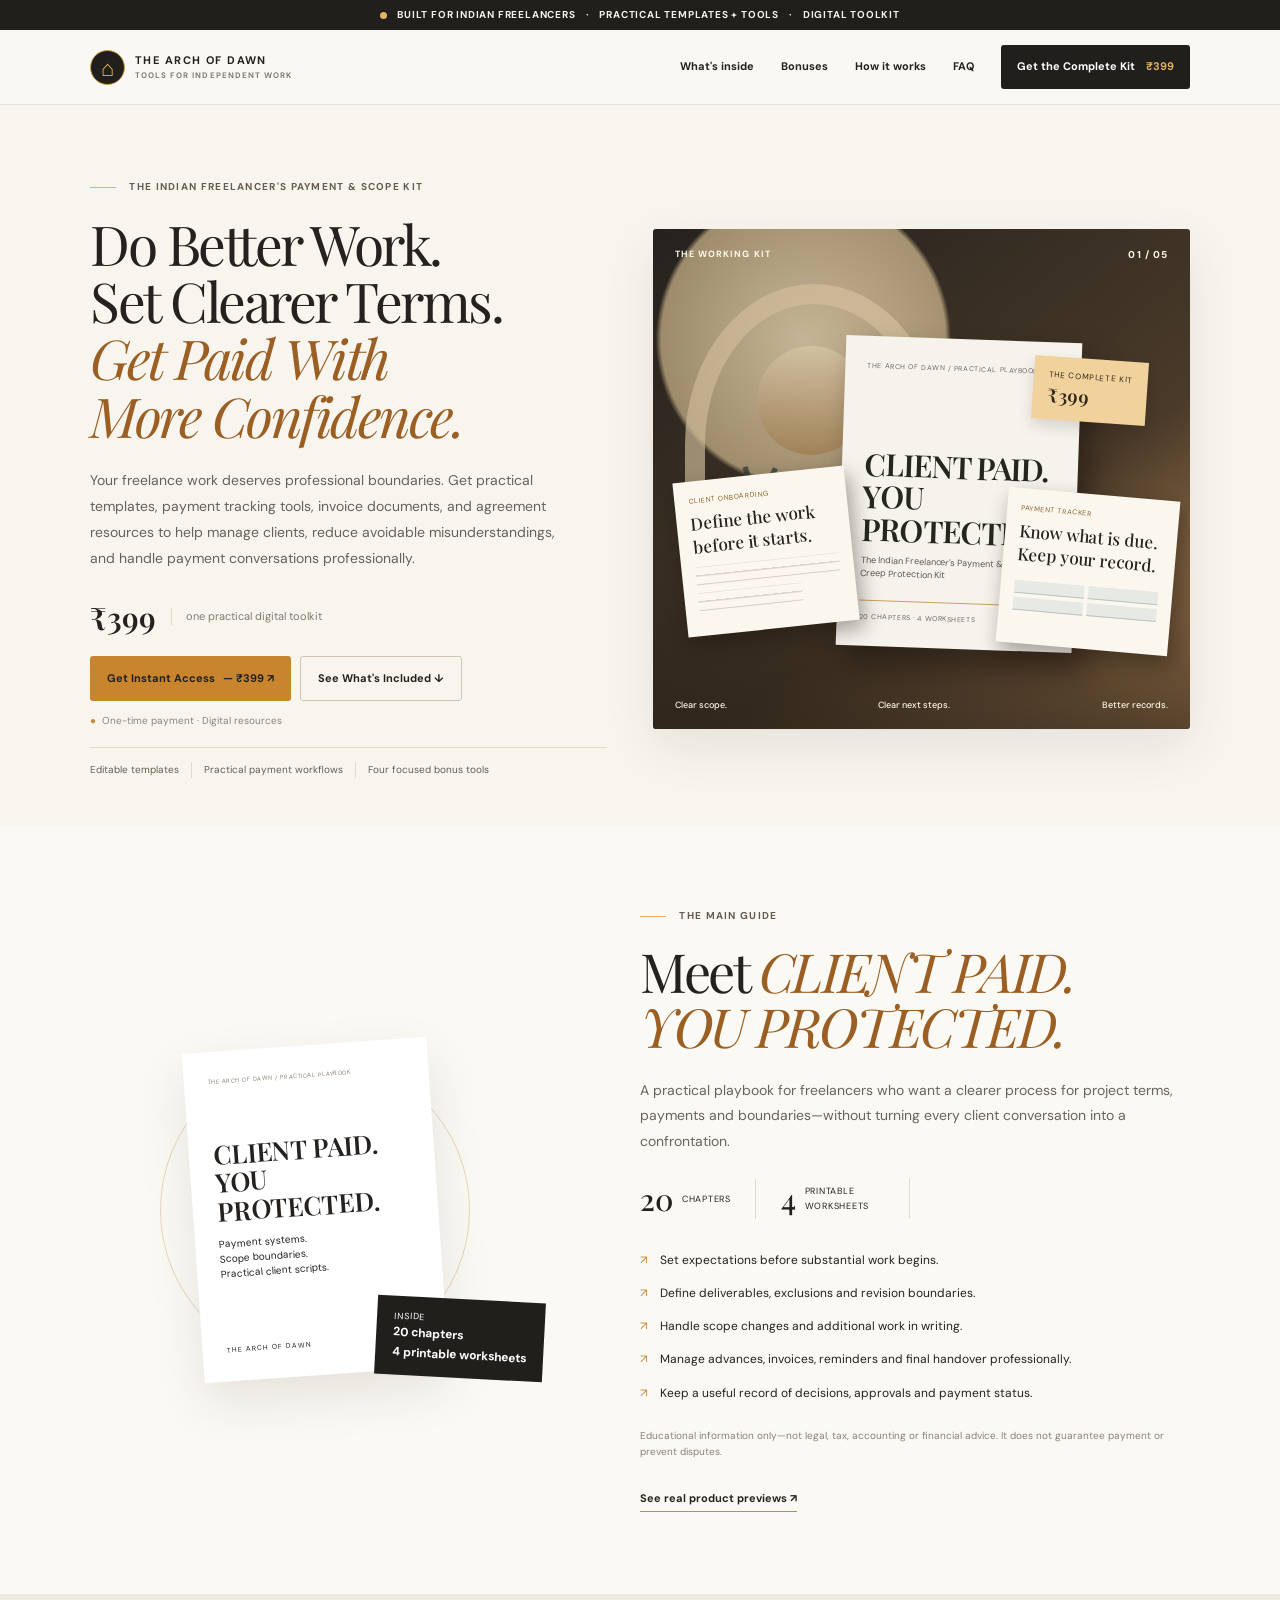
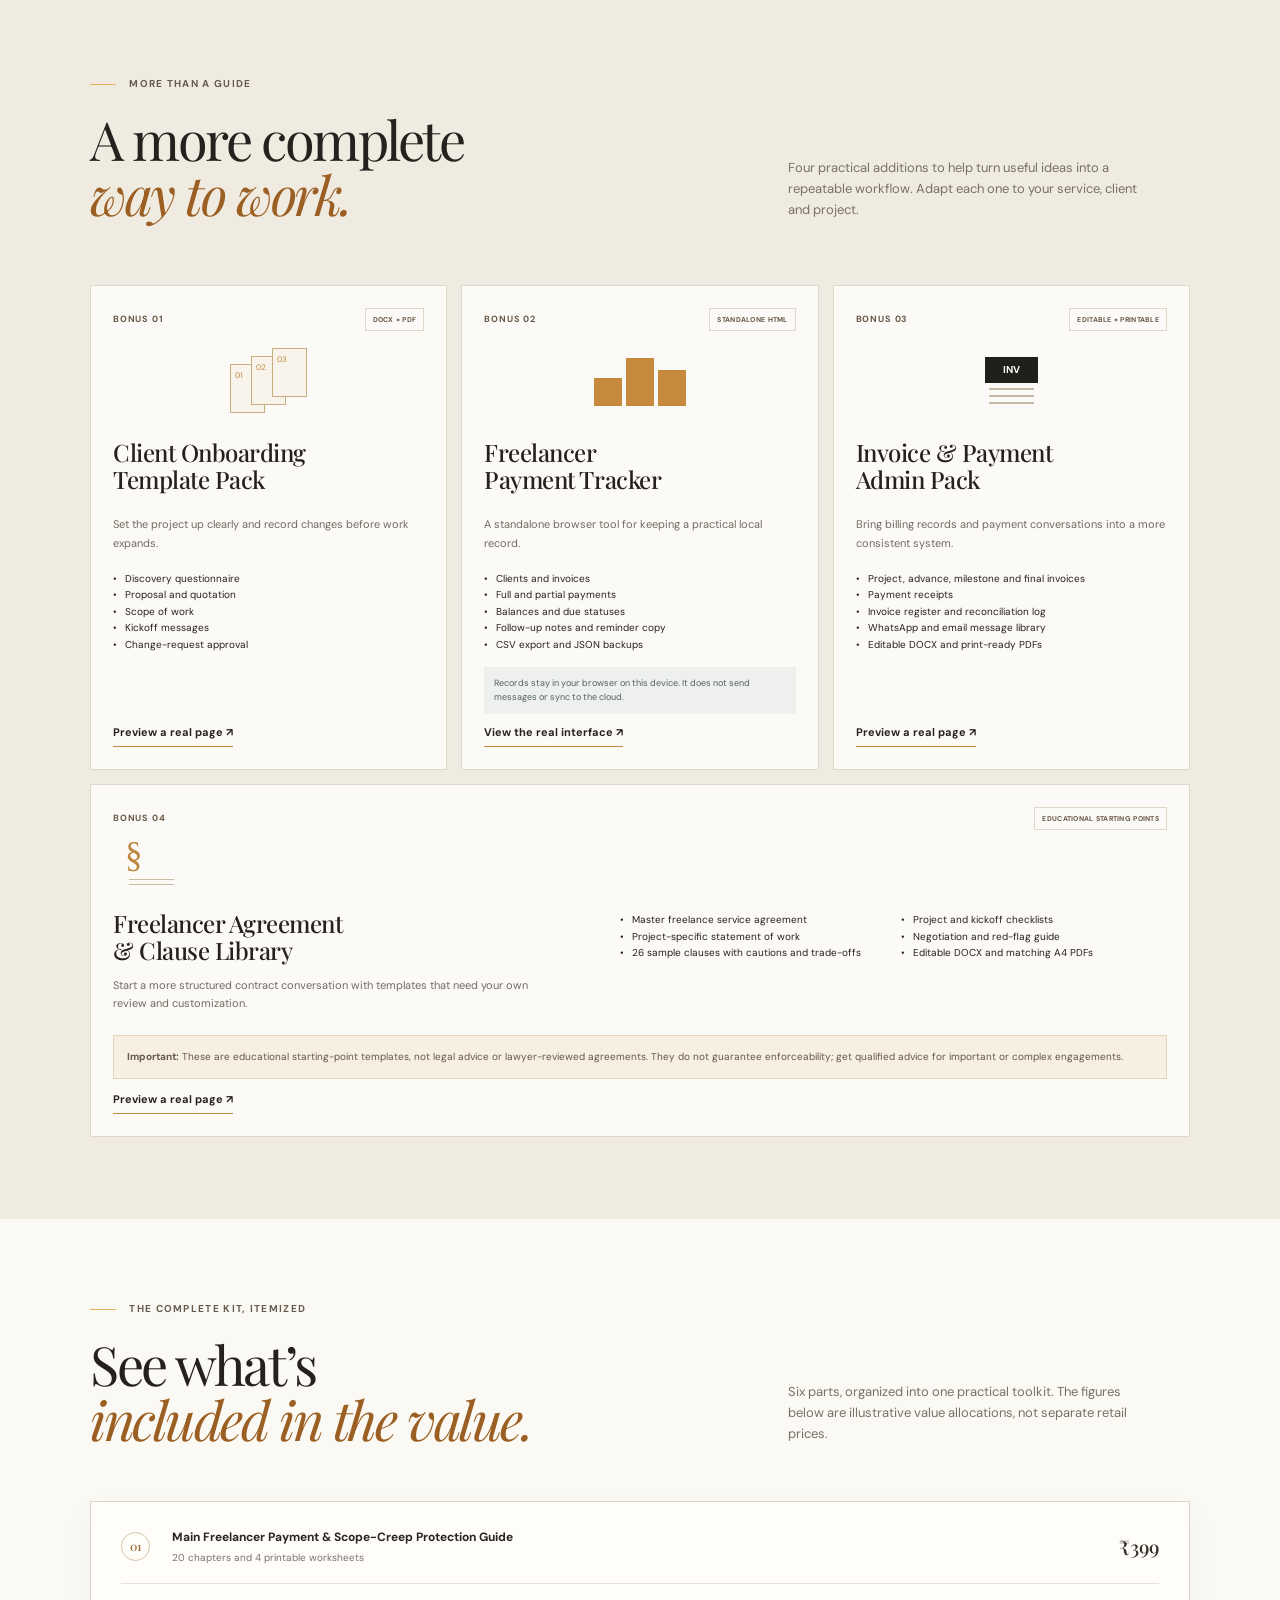
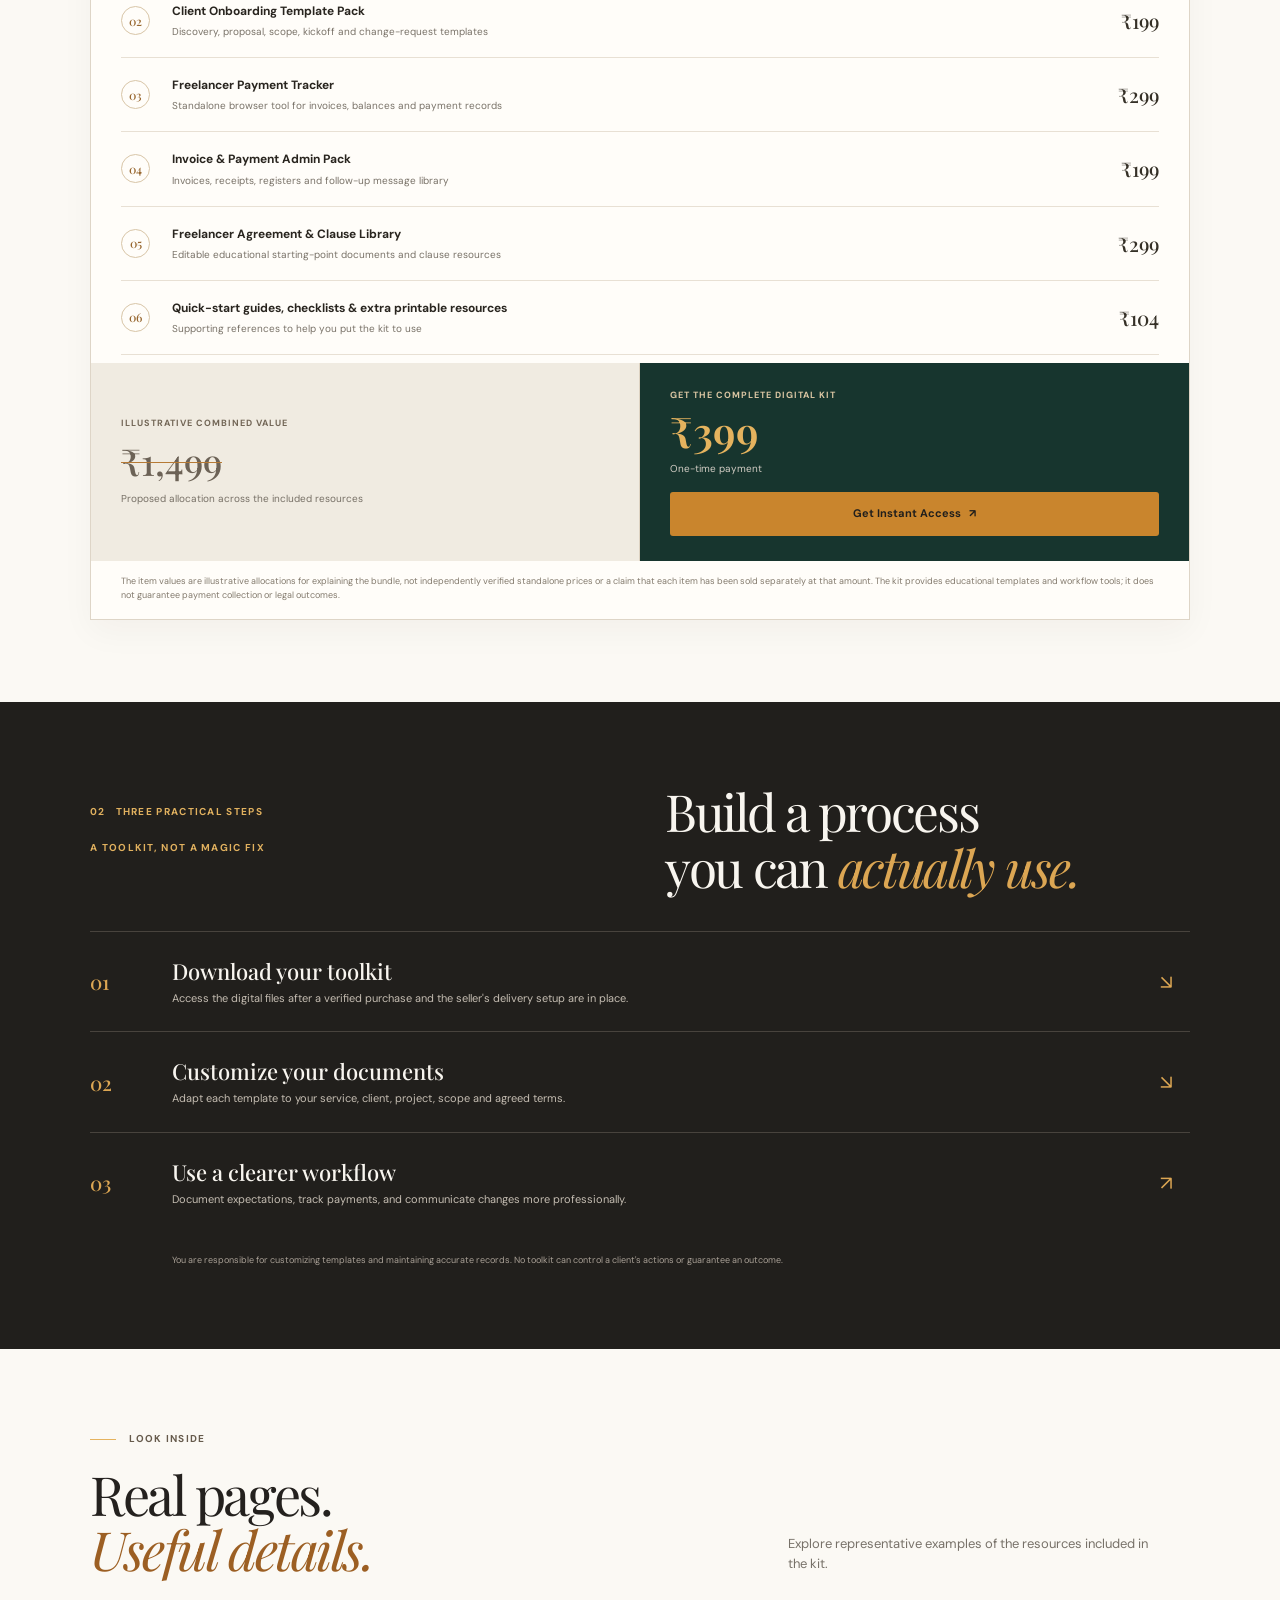
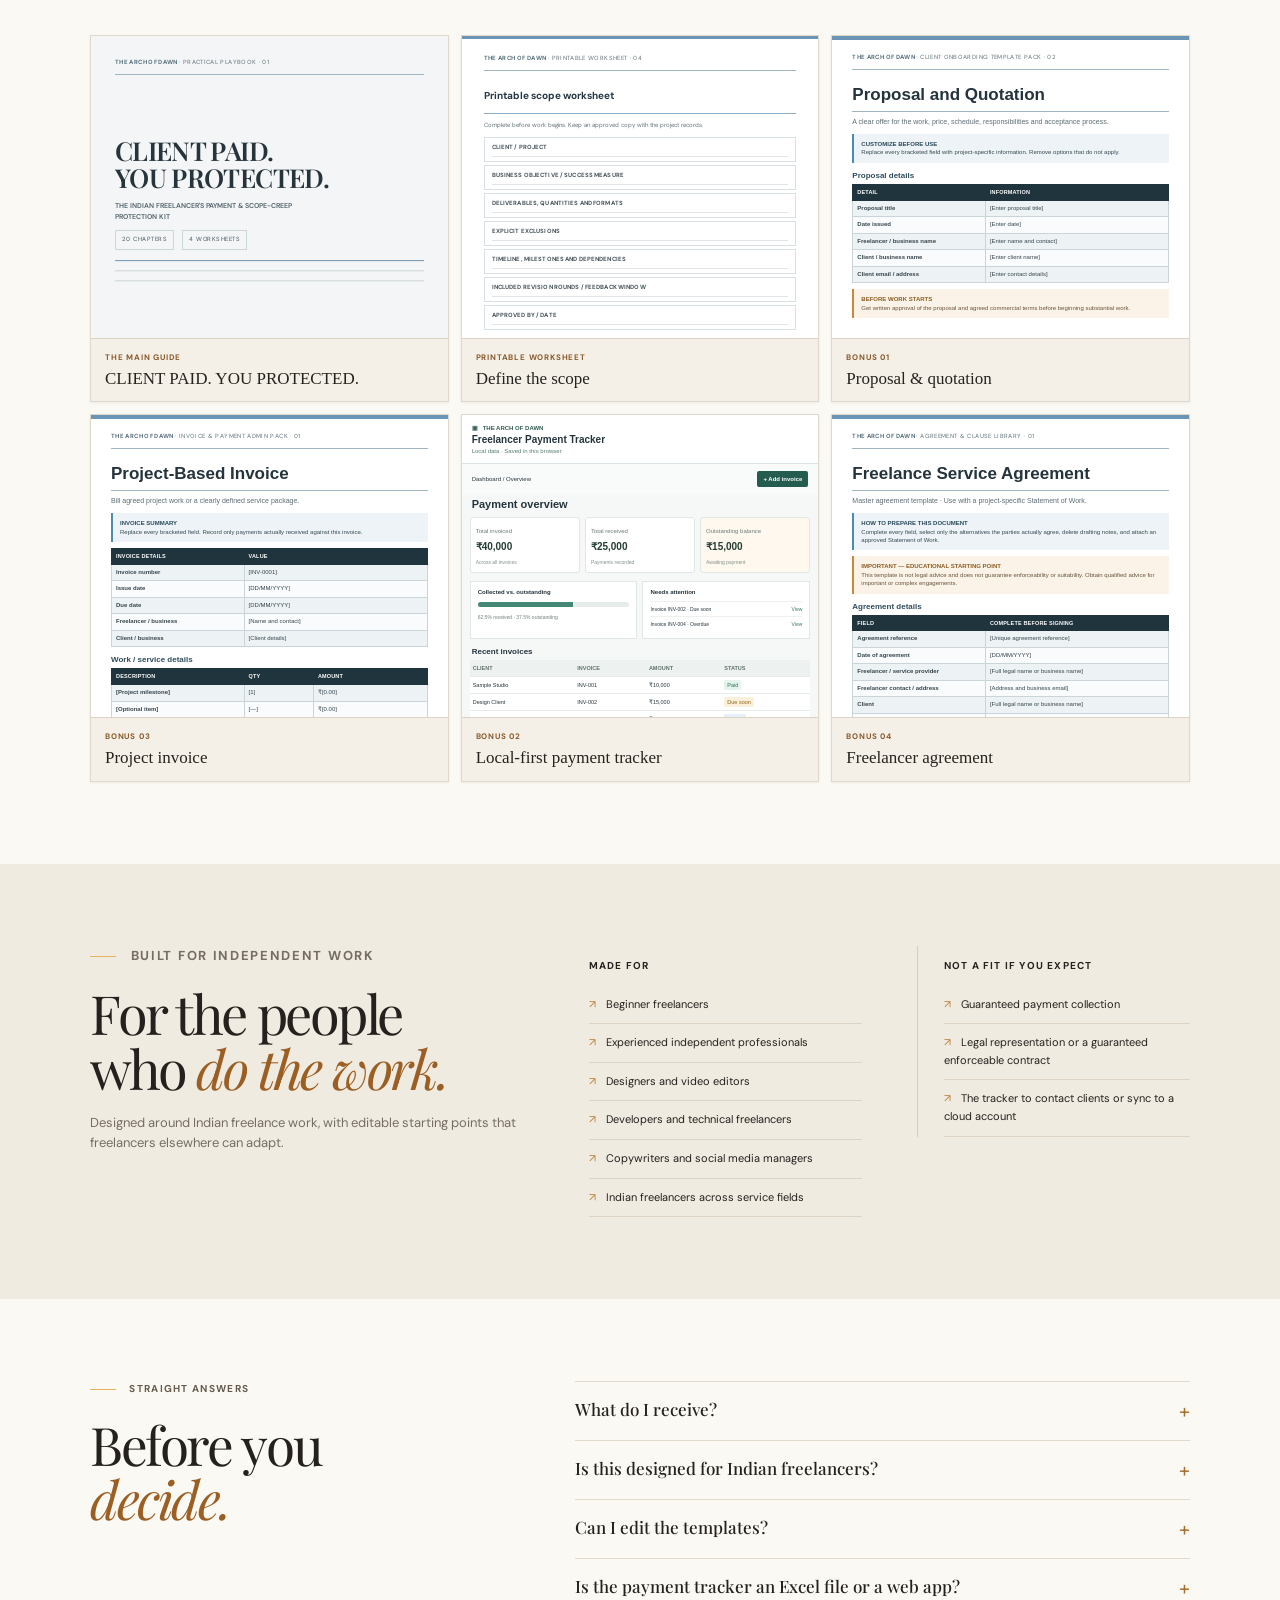
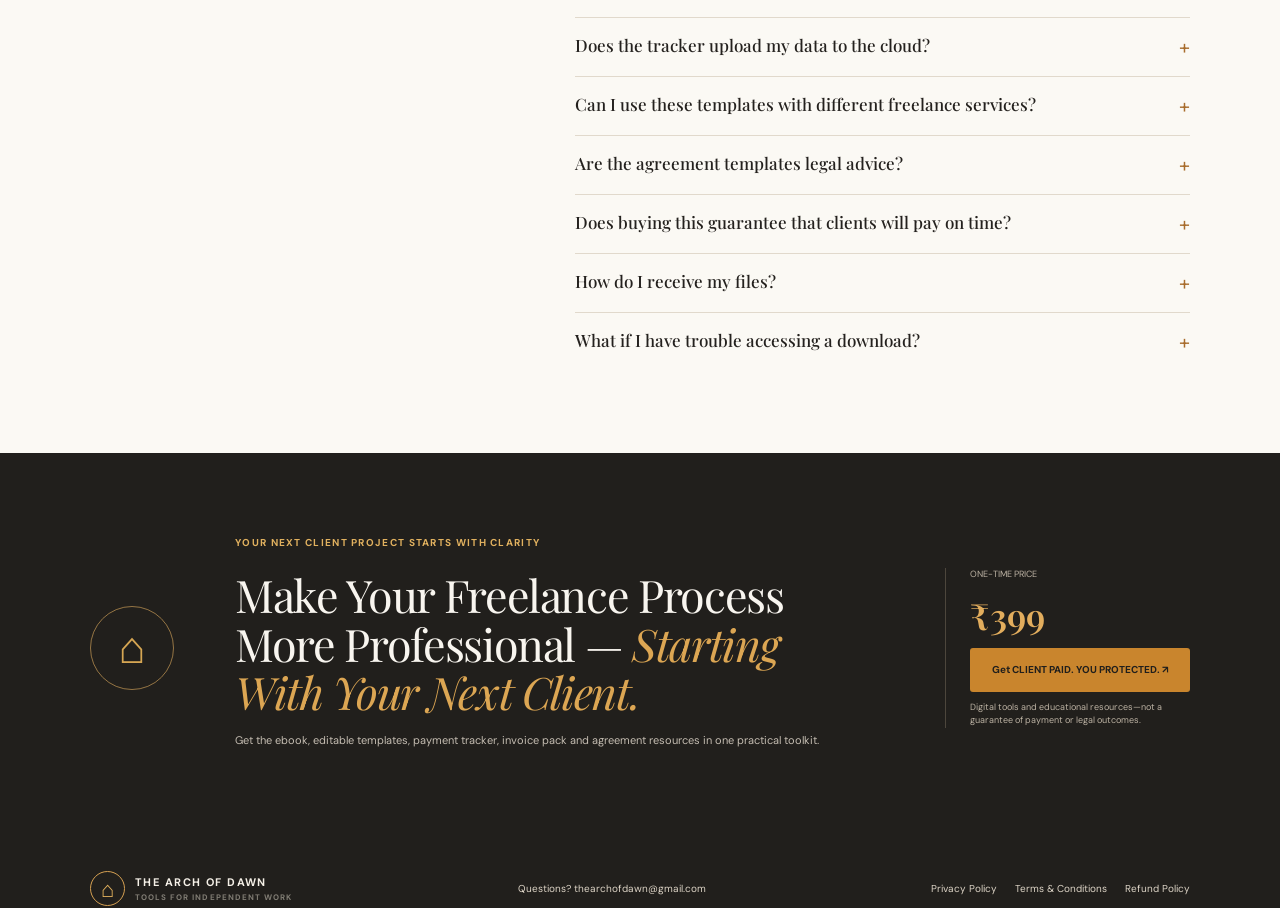
<file: index.html>
<!doctype html>
<html lang="en-IN"><head><meta charset="utf-8"><meta name="viewport" content="width=device-width,initial-scale=1"><meta http-equiv="refresh" content="0; url=public/index.html"><title>CLIENT PAID. YOU PROTECTED. | The Arch Of Dawn</title></head><body><p>Opening the <a href="public/index.html">CLIENT PAID. YOU PROTECTED. landing page</a>…</p></body></html>
</file>
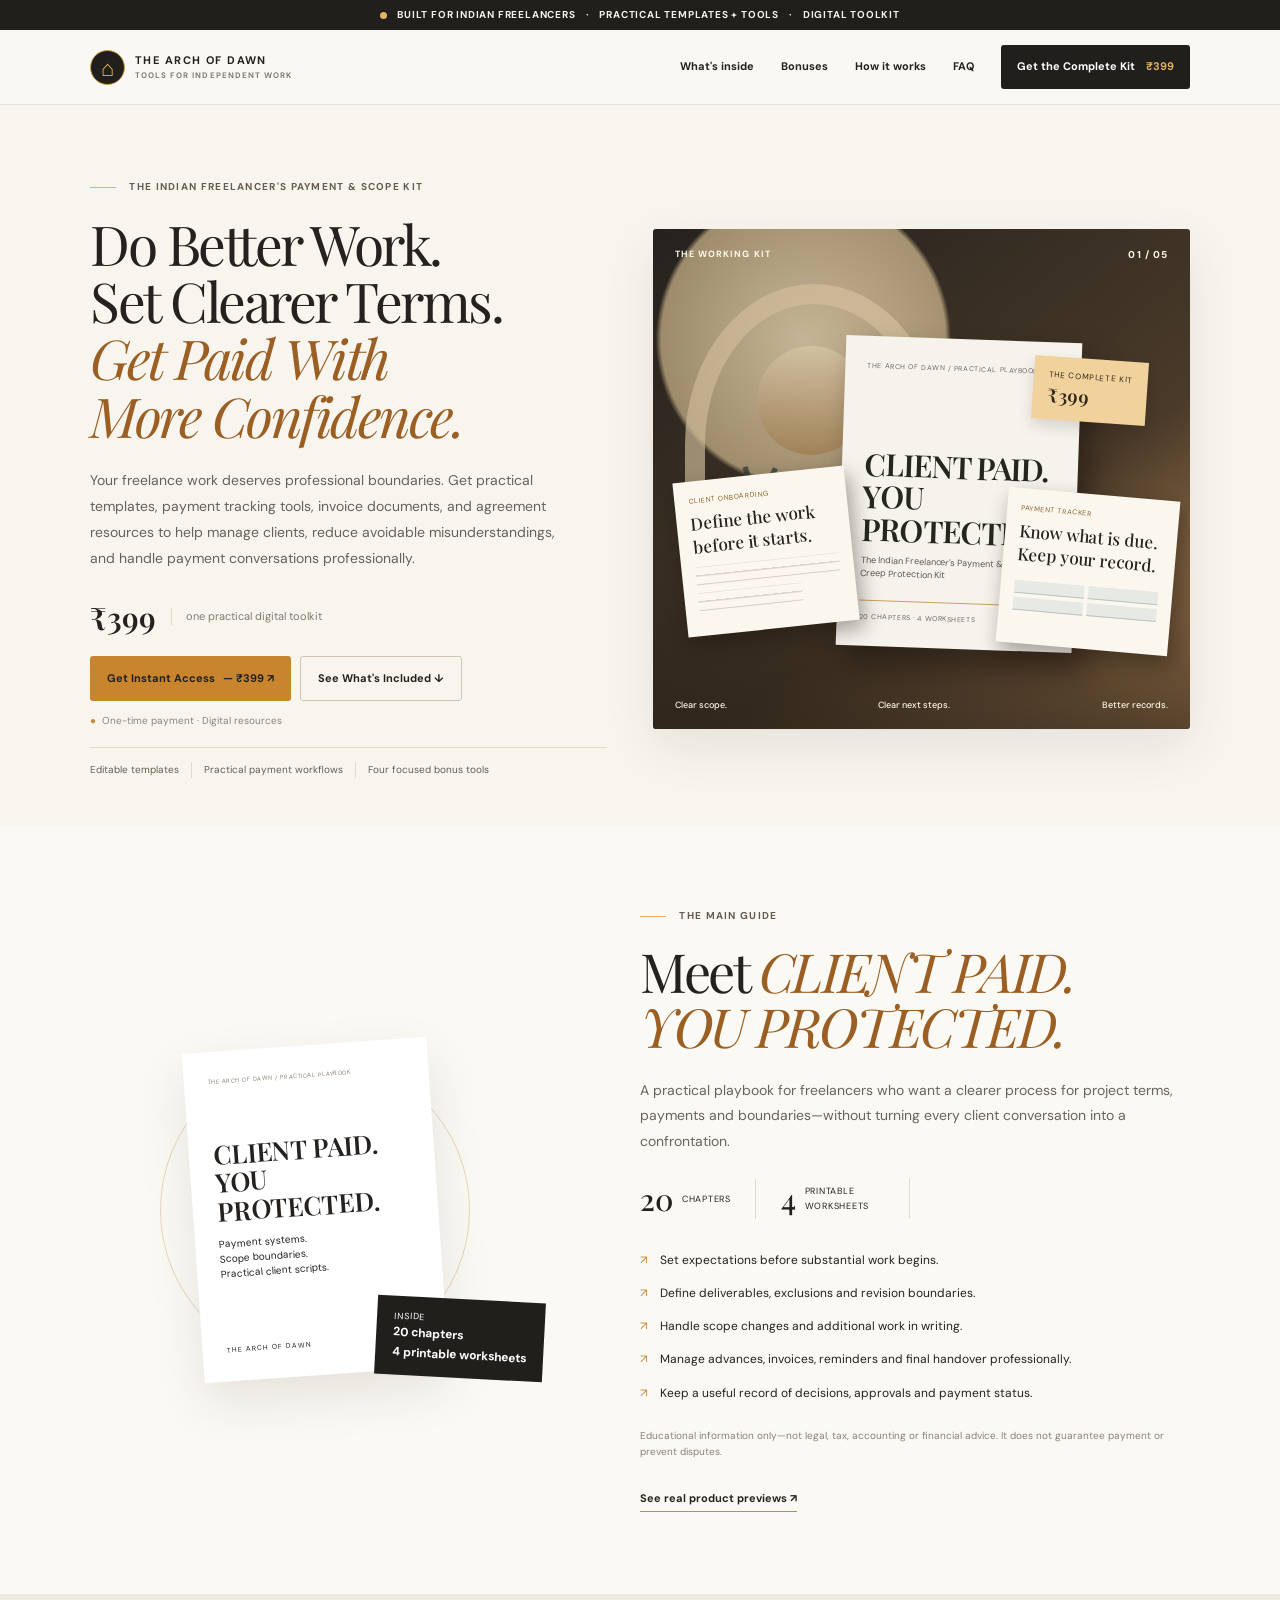
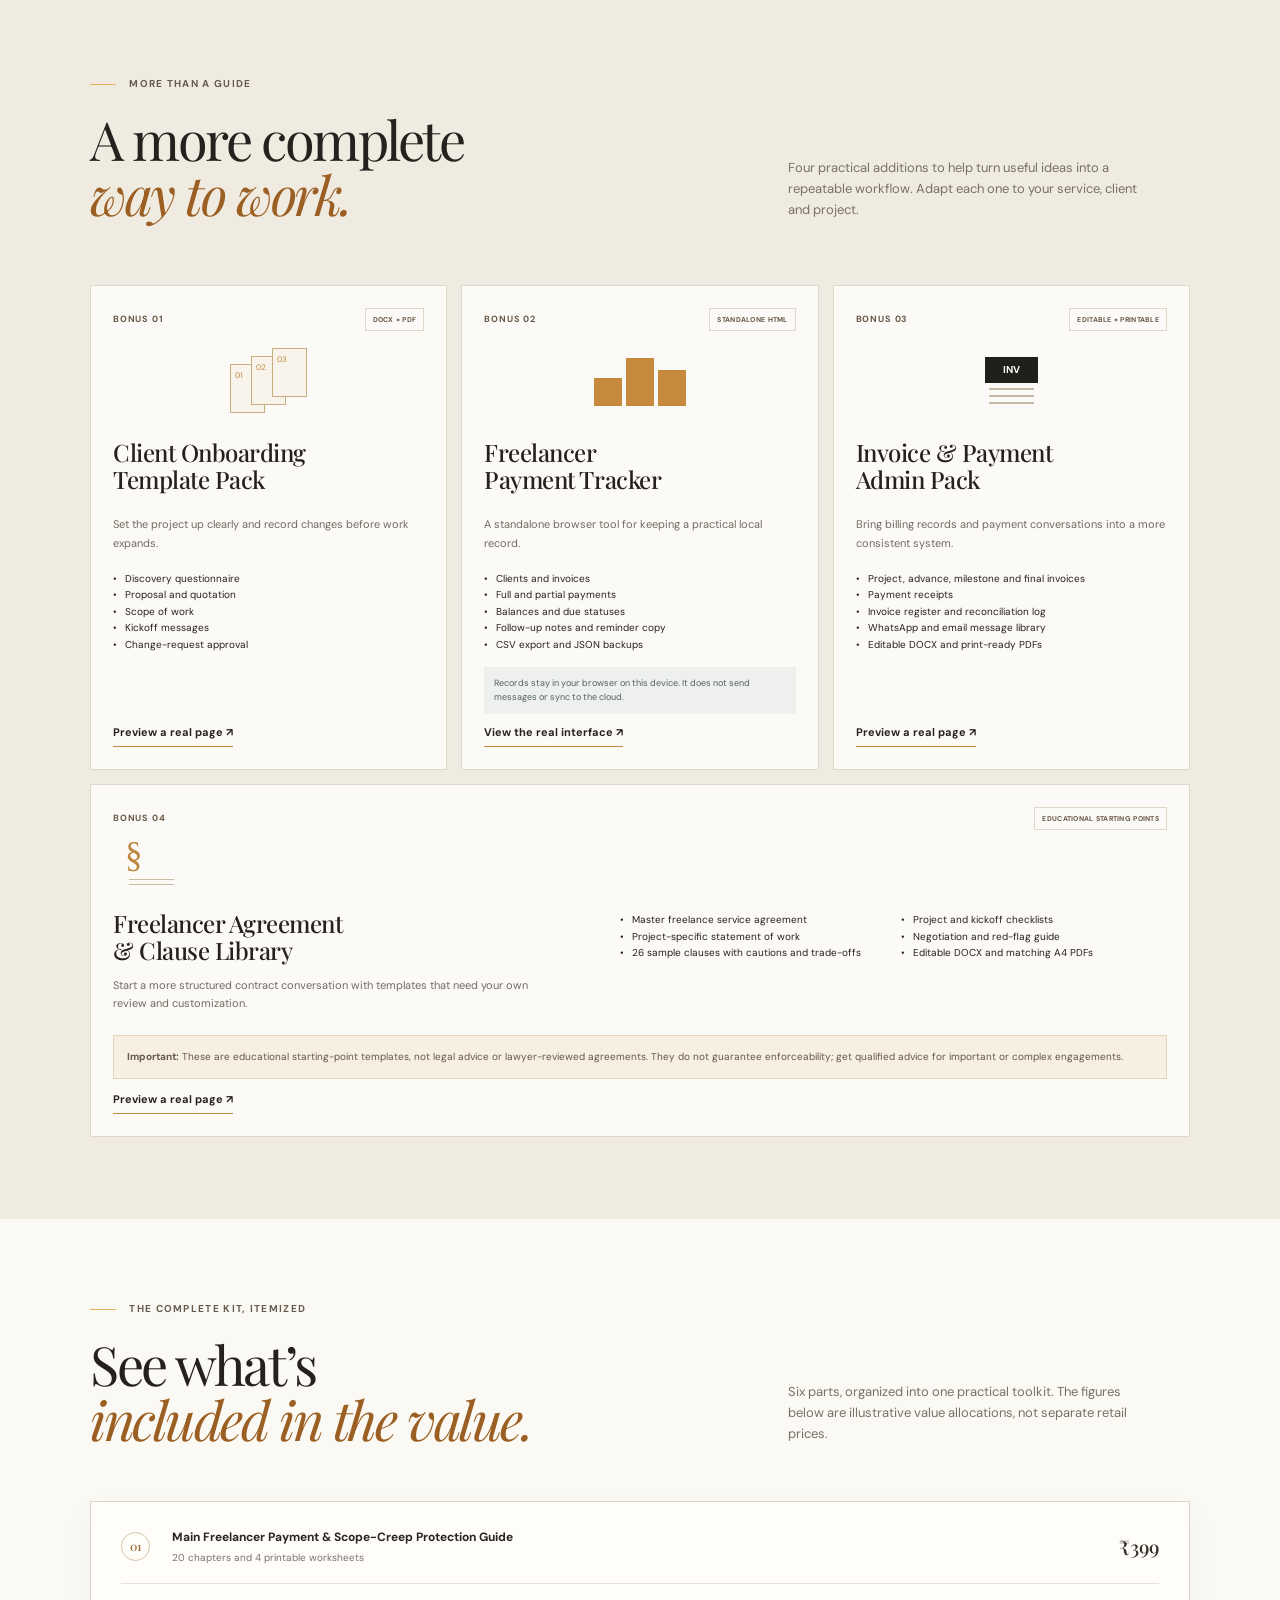
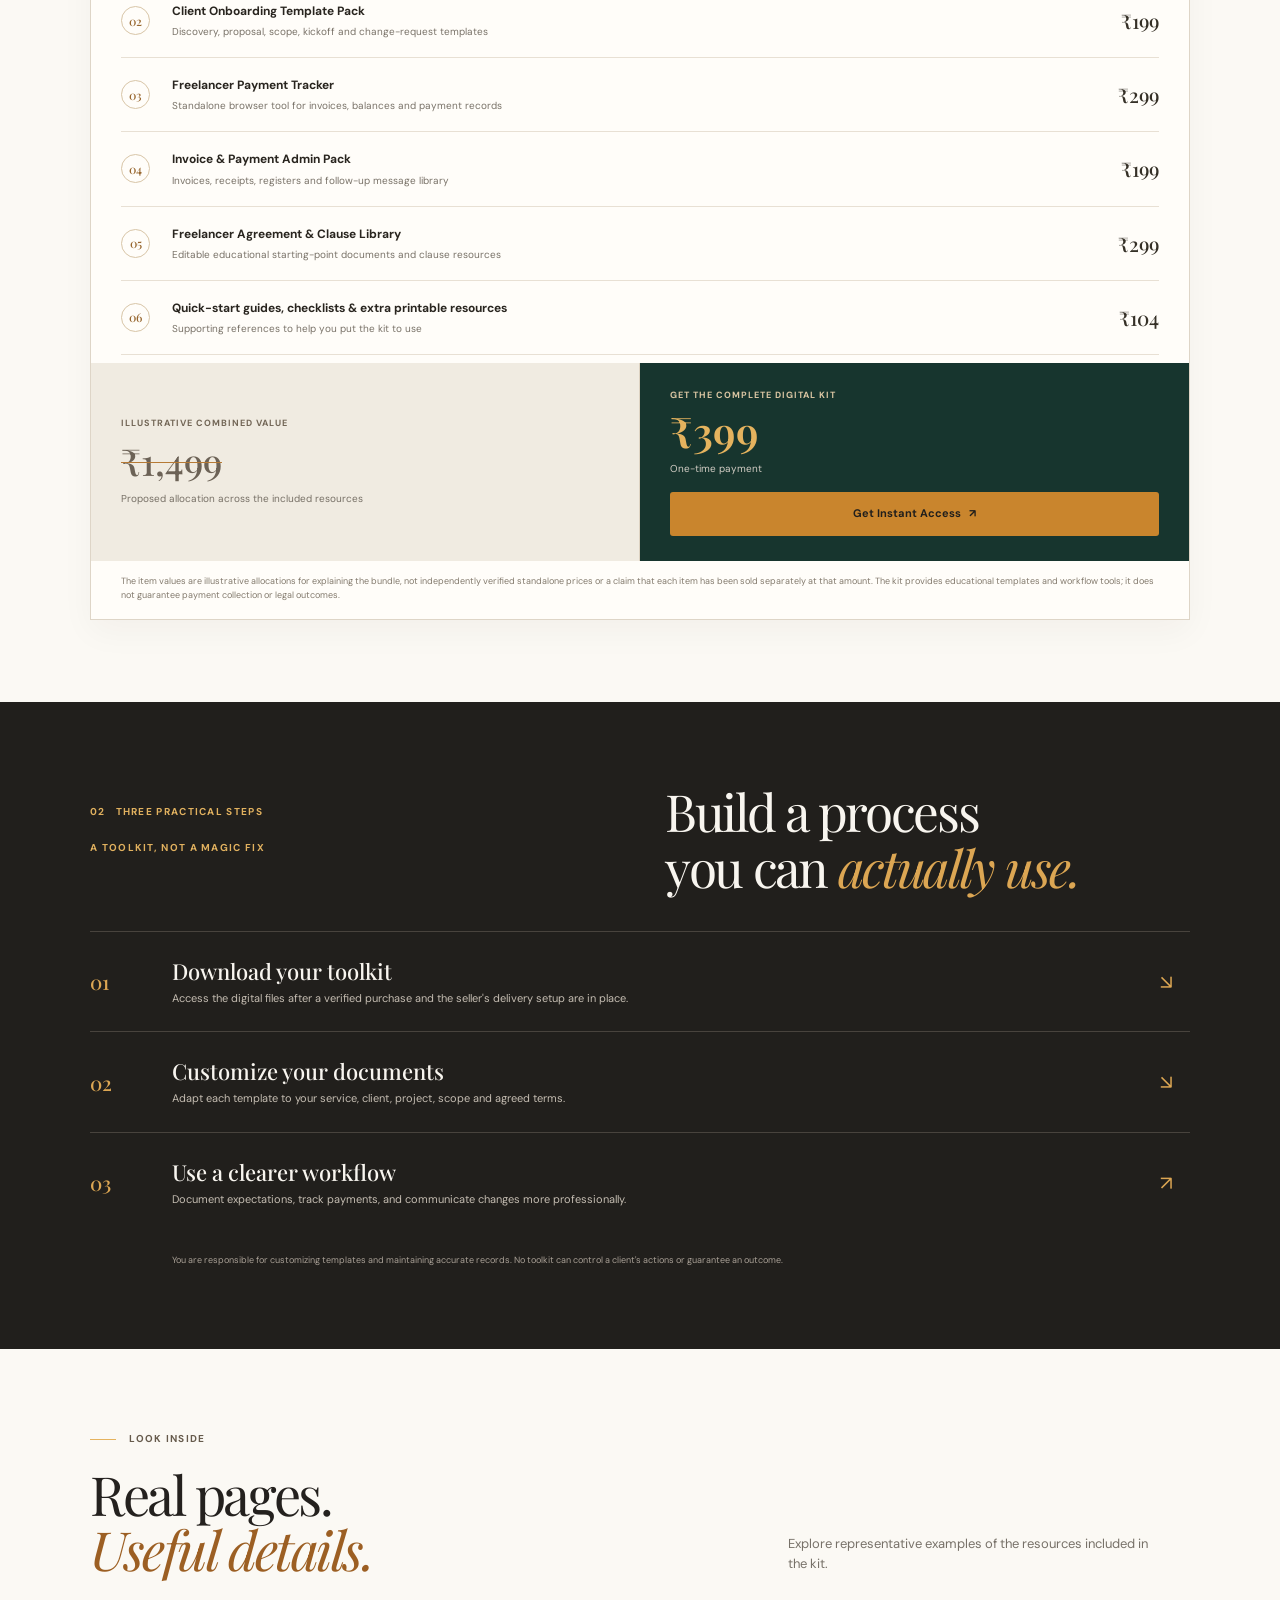
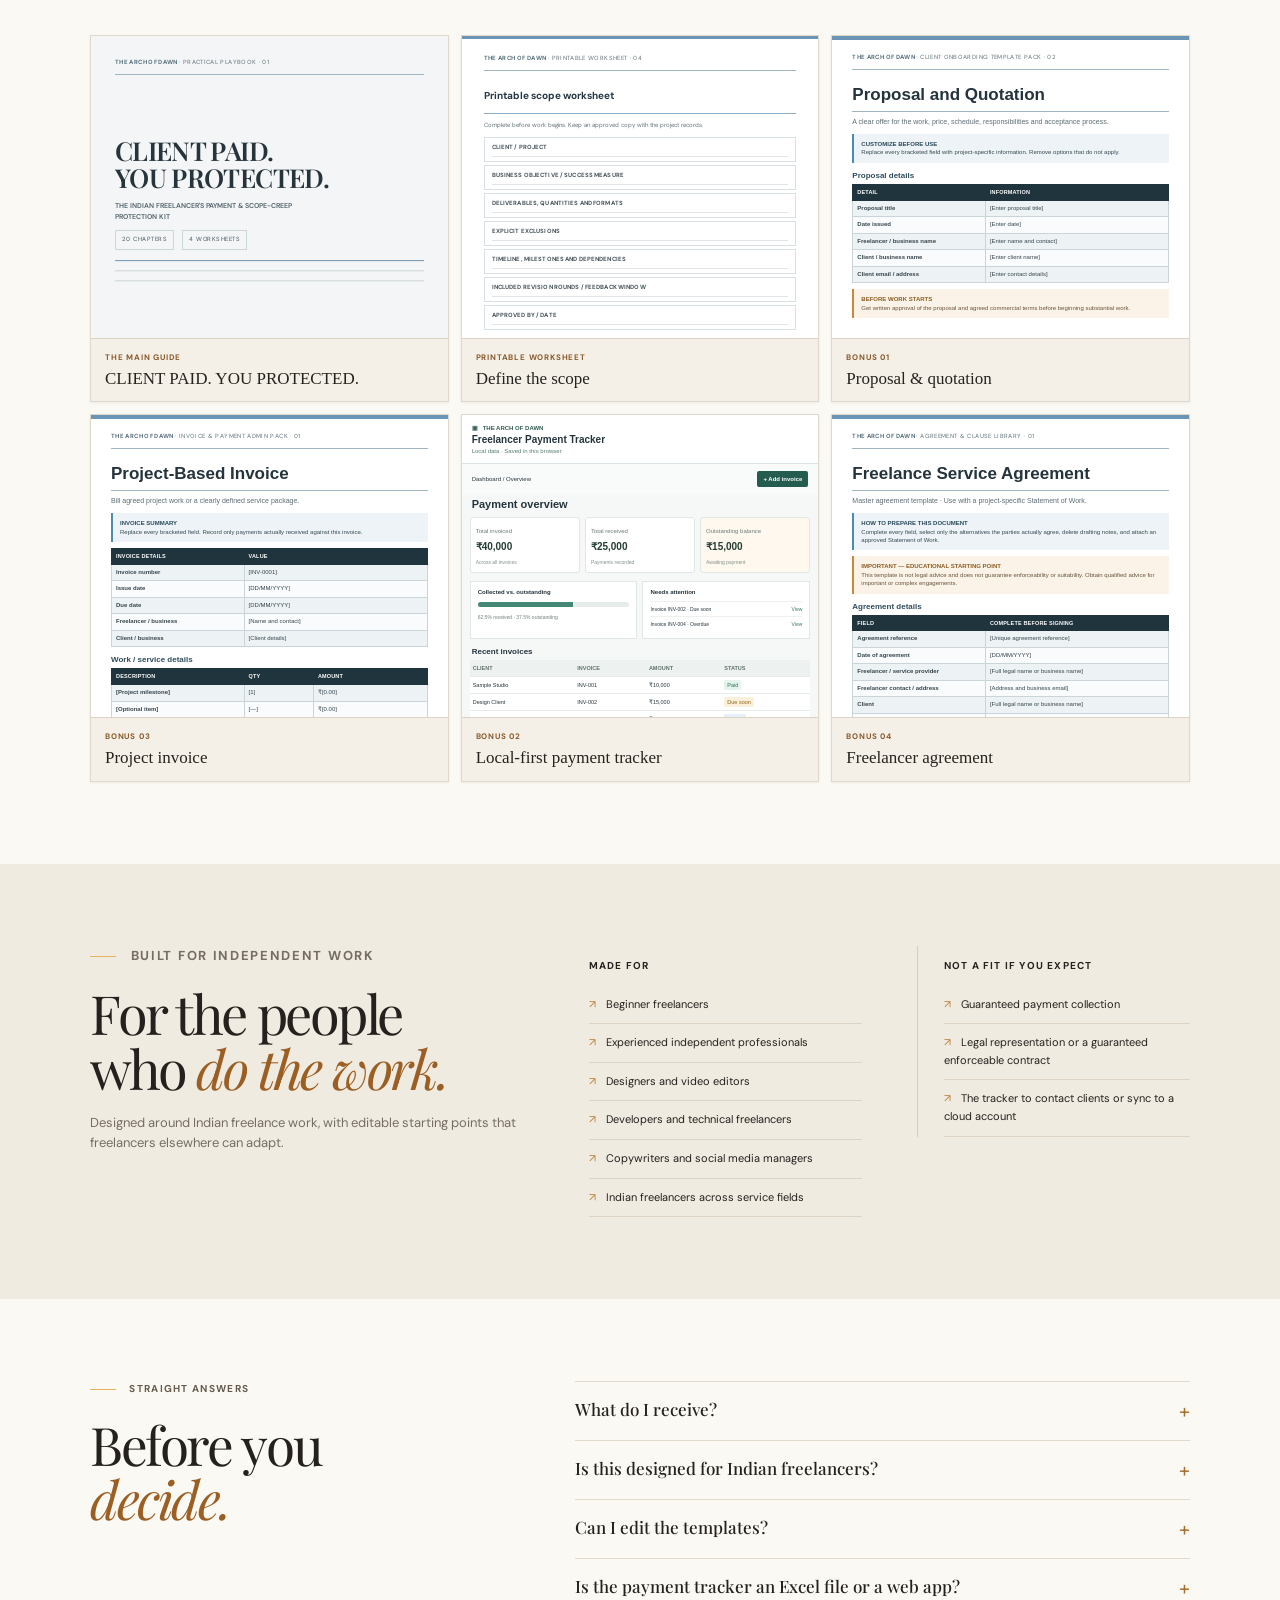
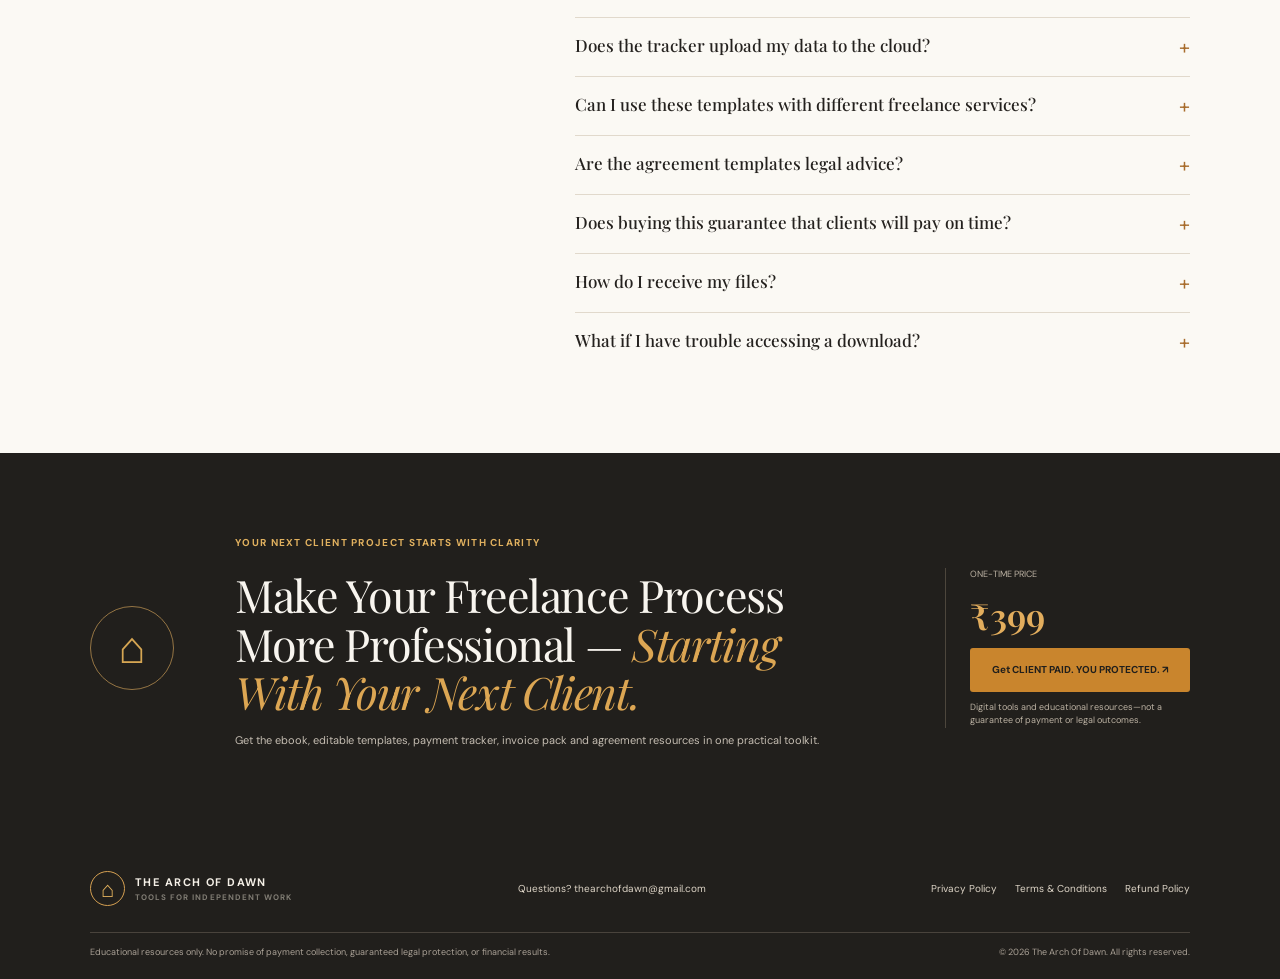
<file: public/index.html>
<!doctype html>
<html lang="en-IN"><head><meta charset="utf-8"><meta name="viewport" content="width=device-width,initial-scale=1"><meta name="theme-color" content="#f8f5ef"><meta name="description" content="CLIENT PAID. YOU PROTECTED. A practical payment, scope and client-workflow toolkit for Indian freelancers. ₹399 one-time."><title>CLIENT PAID. YOU PROTECTED. — The Arch Of Dawn</title><link rel="preconnect" href="https://fonts.googleapis.com"><link rel="preconnect" href="https://fonts.gstatic.com" crossorigin><link href="https://fonts.googleapis.com/css2?family=DM+Sans:wght@400;500;600;700&family=Playfair+Display:ital,wght@0,400;0,500;0,600;1,400;1,500&display=swap" rel="stylesheet"><link rel="stylesheet" href="styles.css"><script src="app.js" defer></script><script type="text/javascript">
    (function(c,l,a,r,i,t,y){
        c[a]=c[a]||function(){(c[a].q=c[a].q||[]).push(arguments)};
        t=l.createElement(r);t.async=1;t.src="https://www.clarity.ms/tag/"+i;
        y=l.getElementsByTagName(r)[0];y.parentNode.insertBefore(t,y);
    })(window, document, "clarity", "script", "yw6evxtrs2");
</script></head><body>
<div class="announcement"><i></i> BUILT FOR INDIAN FREELANCERS <b>·</b> PRACTICAL TEMPLATES + TOOLS <b>·</b> DIGITAL TOOLKIT</div>
<header class="site-header"><div class="container nav-wrap"><a class="brand" href="#top"><span class="brand-icon">⌂</span><span><strong>THE ARCH OF DAWN</strong><small>TOOLS FOR INDEPENDENT WORK</small></span></a><nav class="primary-nav"><a href="#inside">What's inside</a><a href="#bonuses">Bonuses</a><a href="#how">How it works</a><a href="#faq">FAQ</a><a class="nav-cta" href="#buy">Get the Complete Kit <b>₹399</b></a></nav></div></header>
<main id="top">
<section class="hero"><div class="container hero-grid"><div class="hero-copy"><p class="eyebrow"><i></i> THE INDIAN FREELANCER'S PAYMENT &amp; SCOPE KIT</p><h1>Do Better Work.<br>Set Clearer Terms.<br><em>Get Paid With<br>More Confidence.</em></h1><p class="hero-lede">Your freelance work deserves professional boundaries. Get practical templates, payment tracking tools, invoice documents, and agreement resources to help manage clients, reduce avoidable misunderstandings, and handle payment conversations professionally.</p><div class="price-line"><strong>₹399</strong><span>one practical digital toolkit</span></div><div class="hero-actions"><a class="button button-amber" data-purchase href="https://superprofile.bio/vp/client-paid--you-protected--%E2%80%94-freelancer-protection-kit?checkout=true">Get Instant Access <b>— ₹399 ↗</b></a><a class="button button-outline" href="#inside">See What's Included ↓</a></div><p class="micro-proof">● &nbsp;One-time payment · Digital resources</p><div class="hero-tags"><span>Editable templates</span><span>Practical payment workflows</span><span>Four focused bonus tools</span></div></div>
<div class="hero-visual"><div class="visual-top"><span>THE WORKING KIT</span><b>01 / 05</b></div><div class="arch-art"><div class="arch-sun"></div><div class="arch-plant">✳</div></div><div class="mock-book"><small>THE ARCH OF DAWN / PRACTICAL PLAYBOOK</small><strong>CLIENT PAID.<br>YOU PROTECTED.</strong><p>The Indian Freelancer's Payment &amp; Scope-Creep Protection Kit</p><hr><small>20 CHAPTERS · 4 WORKSHEETS</small></div><div class="mini-doc doc-left"><small>CLIENT ONBOARDING</small><b>Define the work<br>before it starts.</b><div class="lines"></div><div class="lines short"></div></div><div class="mini-doc doc-right"><small>PAYMENT TRACKER</small><b>Know what is due.<br>Keep your record.</b><div class="fake-table"><i></i><i></i><i></i><i></i></div></div><div class="price-sticker">THE COMPLETE KIT <b>₹399</b></div><div class="visual-bottom"><span>Clear scope.</span><span>Clear next steps.</span><span>Better records.</span></div></div></div></section>
<section class="guide section"><div class="container guide-grid"><div class="guide-art"><div class="guide-circle"></div><div class="guide-book"><small>THE ARCH OF DAWN / PRACTICAL PLAYBOOK</small><strong>CLIENT PAID.<br>YOU PROTECTED.</strong><p>Payment systems.<br>Scope boundaries.<br>Practical client scripts.</p><span>THE ARCH OF DAWN</span></div><div class="guide-label">INSIDE<br><b>20 chapters<br>4 printable worksheets</b></div></div><div class="guide-copy"><p class="eyebrow"><i></i> THE MAIN GUIDE</p><h2>Meet <em>CLIENT PAID.<br>YOU PROTECTED.</em></h2><p>A practical playbook for freelancers who want a clearer process for project terms, payments and boundaries—without turning every client conversation into a confrontation.</p><div class="stats"><div><b>20</b><span>CHAPTERS</span></div><div><b>4</b><span>PRINTABLE WORKSHEETS</span></div></div><ul class="check-list"><li>Set expectations before substantial work begins.</li><li>Define deliverables, exclusions and revision boundaries.</li><li>Handle scope changes and additional work in writing.</li><li>Manage advances, invoices, reminders and final handover professionally.</li><li>Keep a useful record of decisions, approvals and payment status.</li></ul><small class="disclaimer">Educational information only—not legal, tax, accounting or financial advice. It does not guarantee payment or prevent disputes.</small><a class="text-link" href="#previews">See real product previews ↗</a></div></div></section>
<section class="section bonus-section" id="inside"><div class="container"><div class="section-heading"><div><p class="eyebrow"><i></i> MORE THAN A GUIDE</p><h2>A more complete<br><em>way to work.</em></h2></div><p>Four practical additions to help turn useful ideas into a repeatable workflow. Adapt each one to your service, client and project.</p></div><div class="bonus-grid">
<article class="bonus-card"><div class="card-top"><span>BONUS 01</span><b>DOCX + PDF</b></div><div class="icon-art paper-stack"><i>01</i><i>02</i><i>03</i></div><h3>Client Onboarding<br>Template Pack</h3><p>Set the project up clearly and record changes before work expands.</p><ul><li>Discovery questionnaire</li><li>Proposal and quotation</li><li>Scope of work</li><li>Kickoff messages</li><li>Change-request approval</li></ul><a class="text-link" href="#previews">Preview a real page ↗</a></article>
<article class="bonus-card"><div class="card-top"><span>BONUS 02</span><b>STANDALONE HTML</b></div><div class="icon-art bars"><i></i><i></i><i></i></div><h3>Freelancer<br>Payment Tracker</h3><p>A standalone browser tool for keeping a practical local record.</p><ul><li>Clients and invoices</li><li>Full and partial payments</li><li>Balances and due statuses</li><li>Follow-up notes and reminder copy</li><li>CSV export and JSON backups</li></ul><div class="card-note">Records stay in your browser on this device. It does not send messages or sync to the cloud.</div><a class="text-link" href="#previews">View the real interface ↗</a></article>
<article class="bonus-card"><div class="card-top"><span>BONUS 03</span><b>EDITABLE + PRINTABLE</b></div><div class="icon-art invoice-art"><b>INV</b><i></i><i></i><i></i></div><h3>Invoice &amp; Payment<br>Admin Pack</h3><p>Bring billing records and payment conversations into a more consistent system.</p><ul><li>Project, advance, milestone and final invoices</li><li>Payment receipts</li><li>Invoice register and reconciliation log</li><li>WhatsApp and email message library</li><li>Editable DOCX and print-ready PDFs</li></ul><a class="text-link" href="#previews">Preview a real page ↗</a></article>
<article class="bonus-card bonus-wide"><div class="card-top"><span>BONUS 04</span><b>EDUCATIONAL STARTING POINTS</b></div><div class="wide-content"><div><div class="icon-art clause-art">§ <i></i><i></i></div><h3>Freelancer Agreement<br>&amp; Clause Library</h3><p>Start a more structured contract conversation with templates that need your own review and customization.</p></div><ul><li>Master freelance service agreement</li><li>Project-specific statement of work</li><li>26 sample clauses with cautions and trade-offs</li><li>Project and kickoff checklists</li><li>Negotiation and red-flag guide</li><li>Editable DOCX and matching A4 PDFs</li></ul></div><div class="important"><b>Important:</b> These are educational starting-point templates, not legal advice or lawyer-reviewed agreements. They do not guarantee enforceability; get qualified advice for important or complex engagements.</div><a class="text-link" href="#previews">Preview a real page ↗</a></article></div></div></section>
<section class="value-section section" id="value-breakdown">
<div class="container">
<div class="section-heading value-heading">
<div><p class="eyebrow"><i></i> THE COMPLETE KIT, ITEMIZED</p><h2>See what’s<br><em>included in the value.</em></h2></div>
<p>Six parts, organized into one practical toolkit. The figures below are illustrative value allocations, not separate retail prices.</p>
</div>
<div class="value-panel">
<div class="value-list">
<div class="value-row"><span class="value-number">01</span><div class="value-item"><b>Main Freelancer Payment &amp; Scope-Creep Protection Guide</b><small>20 chapters and 4 printable worksheets</small></div><strong>₹399</strong></div>
<div class="value-row"><span class="value-number">02</span><div class="value-item"><b>Client Onboarding Template Pack</b><small>Discovery, proposal, scope, kickoff and change-request templates</small></div><strong>₹199</strong></div>
<div class="value-row"><span class="value-number">03</span><div class="value-item"><b>Freelancer Payment Tracker</b><small>Standalone browser tool for invoices, balances and payment records</small></div><strong>₹299</strong></div>
<div class="value-row"><span class="value-number">04</span><div class="value-item"><b>Invoice &amp; Payment Admin Pack</b><small>Invoices, receipts, registers and follow-up message library</small></div><strong>₹199</strong></div>
<div class="value-row"><span class="value-number">05</span><div class="value-item"><b>Freelancer Agreement &amp; Clause Library</b><small>Editable educational starting-point documents and clause resources</small></div><strong>₹299</strong></div>
<div class="value-row"><span class="value-number">06</span><div class="value-item"><b>Quick-start guides, checklists &amp; extra printable resources</b><small>Supporting references to help you put the kit to use</small></div><strong>₹104</strong></div>
</div>
<div class="value-total">
<div class="value-total-copy"><small>ILLUSTRATIVE COMBINED VALUE</small><strong class="value-was">₹1,499</strong><span>Proposed allocation across the included resources</span></div>
<div class="value-price"><small>GET THE COMPLETE DIGITAL KIT</small><strong>₹399</strong><span>One-time payment</span><a class="button button-amber" data-purchase href="https://superprofile.bio/vp/client-paid--you-protected--%E2%80%94-freelancer-protection-kit?checkout=true">Get Instant Access <b>↗</b></a></div>
</div>
<p class="value-disclaimer">The item values are illustrative allocations for explaining the bundle, not independently verified standalone prices or a claim that each item has been sold separately at that amount. The kit provides educational templates and workflow tools; it does not guarantee payment collection or legal outcomes.</p>
</div>
</div>
</section>
<section class="how-section section" id="how"><div class="container"><div class="how-head"><div><p class="eyebrow">02 &nbsp; THREE PRACTICAL STEPS</p><p class="eyebrow light">A TOOLKIT, NOT A MAGIC FIX</p></div><h2>Build a process<br>you can <em>actually use.</em></h2></div><div class="step-row"><b>01</b><div><h3>Download your toolkit</h3><p>Access the digital files after a verified purchase and the seller's delivery setup are in place.</p></div><span>↘</span></div><div class="step-row"><b>02</b><div><h3>Customize your documents</h3><p>Adapt each template to your service, client, project, scope and agreed terms.</p></div><span>↘</span></div><div class="step-row"><b>03</b><div><h3>Use a clearer workflow</h3><p>Document expectations, track payments, and communicate changes more professionally.</p></div><span>↗</span></div><p class="how-note">You are responsible for customizing templates and maintaining accurate records. No toolkit can control a client's actions or guarantee an outcome.</p></div></section>
<section class="previews section" id="previews"><div class="container"><div class="section-heading"><div><p class="eyebrow"><i></i> LOOK INSIDE</p><h2>Real pages.<br><em>Useful details.</em></h2></div><p>Explore representative examples of the resources included in the kit.</p></div><div class="preview-grid">
<article class="preview-card"><div class="paper-preview cover-preview"><small>THE ARCH OF DAWN <span>· PRACTICAL PLAYBOOK · 01</span></small><strong>CLIENT PAID.<br>YOU PROTECTED.</strong><p>THE INDIAN FREELANCER'S PAYMENT &amp; SCOPE-CREEP PROTECTION KIT</p><div class="cover-meta"><span>20 CHAPTERS</span><span>4 WORKSHEETS</span></div><div class="rule-lines"></div></div><div class="preview-caption"><small>THE MAIN GUIDE</small><b>CLIENT PAID. YOU PROTECTED.</b></div></article>
<article class="preview-card"><div class="paper-preview worksheet"><small>THE ARCH OF DAWN <span>· PRINTABLE WORKSHEET · 04</span></small><b>Printable scope worksheet</b><p class="sheet-intro">Complete before work begins. Keep an approved copy with the project records.</p><div>CLIENT / PROJECT <span></span></div><div>BUSINESS OBJECTIVE / SUCCESS MEASURE <span></span></div><div>DELIVERABLES, QUANTITIES AND FORMATS <span></span></div><div>EXPLICIT EXCLUSIONS <span></span></div><div>TIMELINE, MILESTONES AND DEPENDENCIES <span></span></div><div>INCLUDED REVISION ROUNDS / FEEDBACK WINDOW <span></span></div><div>APPROVED BY / DATE <span></span></div></div><div class="preview-caption"><small>PRINTABLE WORKSHEET</small><b>Define the scope</b></div></article>
<article class="preview-card"><div class="paper-preview document-preview"><small>THE ARCH OF DAWN <span>· CLIENT ONBOARDING TEMPLATE PACK · 02</span></small><h4>Proposal and Quotation</h4><p>A clear offer for the work, price, schedule, responsibilities and acceptance process.</p><div class="doc-callout"><b>CUSTOMIZE BEFORE USE</b><br>Replace every bracketed field with project-specific information. Remove options that do not apply.</div><h5>Proposal details</h5><table class="doc-table"><tr><th>DETAIL</th><th>INFORMATION</th></tr><tr><td>Proposal title</td><td>[Enter proposal title]</td></tr><tr><td>Date issued</td><td>[Enter date]</td></tr><tr><td>Freelancer / business name</td><td>[Enter name and contact]</td></tr><tr><td>Client / business name</td><td>[Enter client name]</td></tr><tr><td>Client email / address</td><td>[Enter contact details]</td></tr></table><div class="doc-callout amber"><b>BEFORE WORK STARTS</b><br>Get written approval of the proposal and agreed commercial terms before beginning substantial work.</div></div><div class="preview-caption"><small>BONUS 01</small><b>Proposal &amp; quotation</b></div></article>
<article class="preview-card"><div class="paper-preview document-preview"><small>THE ARCH OF DAWN <span>· INVOICE &amp; PAYMENT ADMIN PACK · 01</span></small><h4>Project-Based Invoice</h4><p>Bill agreed project work or a clearly defined service package.</p><div class="doc-callout"><b>INVOICE SUMMARY</b><br>Replace every bracketed field. Record only payments actually received against this invoice.</div><table class="doc-table"><tr><th>INVOICE DETAILS</th><th>VALUE</th></tr><tr><td>Invoice number</td><td>[INV-0001]</td></tr><tr><td>Issue date</td><td>[DD/MM/YYYY]</td></tr><tr><td>Due date</td><td>[DD/MM/YYYY]</td></tr><tr><td>Freelancer / business</td><td>[Name and contact]</td></tr><tr><td>Client / business</td><td>[Client details]</td></tr></table><h5>Work / service details</h5><table class="doc-table"><tr><th>DESCRIPTION</th><th>QTY</th><th>AMOUNT</th></tr><tr><td>[Project milestone]</td><td>[1]</td><td>₹[0.00]</td></tr><tr><td>[Optional item]</td><td>[—]</td><td>₹[0.00]</td></tr><tr><td colspan="2"><b>TOTAL DUE</b></td><td>₹[0.00]</td></tr></table></div><div class="preview-caption"><small>BONUS 03</small><b>Project invoice</b></div></article>
<article class="preview-card"><div class="paper-preview tracker-preview"><div class="tracker-topline"><span>▣ &nbsp; THE ARCH OF DAWN</span><b>Freelancer Payment Tracker</b><span class="tracker-status">Local data · Saved in this browser</span></div><div class="tracker-toolbar"><span>Dashboard / Overview</span><b>+ Add invoice</b></div><h4>Payment overview</h4><div class="metrics"><i><small>Total invoiced</small><b>₹40,000</b><em>Across all invoices</em></i><i><small>Total received</small><b>₹25,000</b><em>Payments recorded</em></i><i><small>Outstanding balance</small><b>₹15,000</b><em>Awaiting payment</em></i></div><div class="tracker-panels"><div><b>Collected vs. outstanding</b><div class="progress"><i></i></div><small>62.5% received · 37.5% outstanding</small></div><div><b>Needs attention</b><p>Invoice INV-002 · Due soon <span>View</span></p><p>Invoice INV-004 · Overdue <span>View</span></p></div></div><h5>Recent invoices</h5><table class="tracker-table"><tr><th>CLIENT</th><th>INVOICE</th><th>AMOUNT</th><th>STATUS</th></tr><tr><td>Sample Studio</td><td>INV-001</td><td>₹10,000</td><td><i>Paid</i></td></tr><tr><td>Design Client</td><td>INV-002</td><td>₹15,000</td><td><i class="due">Due soon</i></td></tr><tr><td>Project Client</td><td>INV-003</td><td>₹15,000</td><td><i class="partial">Partial</i></td></tr></table><p class="tracker-footnote">Illustrative sample data for preview only.</p></div><div class="preview-caption"><small>BONUS 02</small><b>Local-first payment tracker</b></div></article>
<article class="preview-card"><div class="paper-preview document-preview"><small>THE ARCH OF DAWN <span>· AGREEMENT &amp; CLAUSE LIBRARY · 01</span></small><h4>Freelance Service Agreement</h4><p>Master agreement template · Use with a project-specific Statement of Work.</p><div class="doc-callout"><b>HOW TO PREPARE THIS DOCUMENT</b><br>Complete every field, select only the alternatives the parties actually agree, delete drafting notes, and attach an approved Statement of Work.</div><div class="doc-callout amber"><b>IMPORTANT — EDUCATIONAL STARTING POINT</b><br>This template is not legal advice and does not guarantee enforceability or suitability. Obtain qualified advice for important or complex engagements.</div><h5>Agreement details</h5><table class="doc-table"><tr><th>FIELD</th><th>COMPLETE BEFORE SIGNING</th></tr><tr><td>Agreement reference</td><td>[Unique agreement reference]</td></tr><tr><td>Date of agreement</td><td>[DD/MM/YYYY]</td></tr><tr><td>Freelancer / service provider</td><td>[Full legal name or business name]</td></tr><tr><td>Freelancer contact / address</td><td>[Address and business email]</td></tr><tr><td>Client</td><td>[Full legal name or business name]</td></tr><tr><td>Project / SOW reference</td><td>[Project title and SOW reference]</td></tr></table><h5>1. Parties and purpose</h5><p>The parties agree to the services and project-specific terms set out in the applicable Statement of Work.</p></div><div class="preview-caption"><small>BONUS 04</small><b>Freelancer agreement</b></div></article>
</div></div></section>
<section class="audience section"><div class="container audience-grid"><div><p class="eyebrow"><i></i> BUILT FOR INDEPENDENT WORK</p><h2>For the people<br>who <em>do the work.</em></h2><p>Designed around Indian freelance work, with editable starting points that freelancers elsewhere can adapt.</p></div><div><h4>MADE FOR</h4><ul><li>Beginner freelancers</li><li>Experienced independent professionals</li><li>Designers and video editors</li><li>Developers and technical freelancers</li><li>Copywriters and social media managers</li><li>Indian freelancers across service fields</li></ul></div><div><h4>NOT A FIT IF YOU EXPECT</h4><ul><li>Guaranteed payment collection</li><li>Legal representation or a guaranteed enforceable contract</li><li>The tracker to contact clients or sync to a cloud account</li></ul></div></div></section>
<section class="faq-section section" id="faq"><div class="container faq-grid"><div><p class="eyebrow"><i></i> STRAIGHT ANSWERS</p><h2>Before you<br><em>decide.</em></h2></div><div class="faq-list">
<details><summary>What do I receive?</summary><p>The main guide and worksheets, onboarding templates, a standalone HTML payment tracker, invoice and payment admin documents, and agreement and clause resources.</p></details>
<details><summary>Is this designed for Indian freelancers?</summary><p>Yes. The kit is designed around common Indian freelance workflows. Adapt the documents to your own work, client, and applicable local requirements.</p></details>
<details><summary>Can I edit the templates?</summary><p>The onboarding, invoice/admin and agreement packs include editable DOCX files and printable PDFs. The tracker is a standalone HTML tool; its PDF guide is also included. The ebook and worksheets are supplied as PDFs.</p></details>
<details><summary>Is the payment tracker an Excel file or a web app?</summary><p>It is a standalone HTML tool that opens in a current browser. It can run locally without a hosted account or build step; it is not an Excel workbook.</p></details>
<details><summary>Does the tracker upload my data to the cloud?</summary><p>The supplied implementation stores records in browser-local storage on that device and makes no server/API calls. It does not sync across browsers or devices, does not send reminders, and does not verify payments. Export backups regularly; do not store payment secrets.</p></details>
<details><summary>Can I use these templates with different freelance services?</summary><p>They are adaptable starting points for common client-service projects. Replace every placeholder and adapt scope, price, dates, rights and processes to the actual engagement.</p></details>
<details><summary>Are the agreement templates legal advice?</summary><p>No. They are educational starting-point templates, not legal advice or lawyer-reviewed agreements. They do not guarantee enforceability. Consult a qualified lawyer for important or complex engagements.</p></details>
<details><summary>Does buying this guarantee that clients will pay on time?</summary><p>No. No template or toolkit can guarantee a client's behaviour, collect a debt for you, or prevent disputes. These resources support clearer expectations, communication and recordkeeping.</p></details>
<details><summary>How do I receive my files?</summary><p>After checkout, follow the delivery instructions shown by the seller. If a file or access link does not arrive, contact the support email below.</p></details>
<details><summary>What if I have trouble accessing a download?</summary><p>Contact <a href="mailto:thearchofdawn@gmail.com">thearchofdawn@gmail.com</a> with your order details. Please do not send card details or passwords.</p></details>
</div></div></section>
<section class="final-cta section" id="buy"><div class="container cta-grid"><div class="cta-symbol">⌂</div><div><p class="eyebrow light">YOUR NEXT CLIENT PROJECT STARTS WITH CLARITY</p><h2>Make Your Freelance Process<br>More Professional — <em>Starting<br>With Your Next Client.</em></h2><p>Get the ebook, editable templates, payment tracker, invoice pack and agreement resources in one practical toolkit.</p></div><div class="cta-price"><small>ONE-TIME PRICE</small><strong>₹399</strong><a class="button button-amber" data-purchase href="https://superprofile.bio/vp/client-paid--you-protected--%E2%80%94-freelancer-protection-kit?checkout=true">Get CLIENT PAID. YOU PROTECTED. ↗</a><small>Digital tools and educational resources—not a guarantee of payment or legal outcomes.</small></div></div></section>
</main><footer class="site-footer"><div class="container footer-top"><a class="brand" href="#top"><span class="brand-icon">⌂</span><span><strong>THE ARCH OF DAWN</strong><small>TOOLS FOR INDEPENDENT WORK</small></span></a><p>Questions? <a href="mailto:thearchofdawn@gmail.com">thearchofdawn@gmail.com</a></p><div><a href="policies/privacy.html">Privacy Policy</a><a href="policies/terms.html">Terms &amp; Conditions</a><a href="policies/refunds.html">Refund Policy</a></div></div><div class="container footer-bottom"><p>Educational resources only. No promise of payment collection, guaranteed legal protection, or financial results.</p><p>© 2026 The Arch Of Dawn. All rights reserved.</p></div></footer></body></html>
</file>
<file: public/styles.css>
:root{--ink:#24211e;--paper:#f8f5ef;--cream:#f0ebe1;--gold:#c98b39;--gold2:#e5b35e;--muted:#77736b;--line:#e1d9cc;--green:#17352e}*{box-sizing:border-box}html{scroll-behavior:smooth;scroll-padding-top:90px}body{margin:0;background:var(--paper);color:var(--ink);font-family:"DM Sans",Arial,sans-serif;line-height:1.6;font-size:14px}.container{width:min(1100px,calc(100% - 48px));margin-inline:auto}.announcement{height:30px;background:#211f1c;color:#f7f2e9;text-align:center;font-size:10px;letter-spacing:.08em;font-weight:700;display:flex;align-items:center;justify-content:center;gap:10px}.announcement i,.eyebrow i{display:inline-block;width:7px;height:7px;border-radius:50%;background:var(--gold2)}.site-header{position:sticky;top:0;z-index:20;background:#faf8f3ed;backdrop-filter:blur(12px);border-bottom:1px solid #e6e0d7}.nav-wrap{min-height:74px;display:flex;align-items:center;justify-content:space-between;gap:24px}.brand{display:flex;align-items:center;gap:10px;text-decoration:none;color:inherit;white-space:nowrap}.brand-icon{display:grid;place-items:center;width:35px;height:35px;border-radius:50%;background:#211f1c;color:var(--gold2);font-size:22px;border:1px solid #d5a052}.brand strong{display:block;font-size:11px;letter-spacing:.13em}.brand small{display:block;font-size:8px;color:#817d74;letter-spacing:.13em;font-weight:700}.primary-nav{display:flex;align-items:center;gap:27px}.primary-nav a{font-size:11px;font-weight:700;text-decoration:none;color:inherit;white-space:nowrap}.primary-nav a:hover,.text-link:hover{color:#9a5e1e}.primary-nav .nav-cta{padding:13px 16px;background:#211f1c;color:white;border-radius:3px}.nav-cta b{color:var(--gold2);margin-left:8px}.hero{padding:74px 0 48px}.hero-grid{display:grid;grid-template-columns:1fr 1.04fr;align-items:center;gap:46px}.eyebrow{font-size:10px;letter-spacing:.13em;font-weight:700;color:#665b4c;margin:0 0 20px}.eyebrow i{width:26px;height:1px;border-radius:0;vertical-align:middle;margin-right:10px}.hero h1,.section h2{font-family:"Playfair Display",Georgia,serif;font-weight:400;letter-spacing:-.045em}.hero h1{font-size:clamp(42px,4.3vw,62px);line-height:1.04;margin:0 0 24px}.hero h1 em,.section h2 em,.how-head h2 em,.cta-grid h2 em{font-weight:400;color:#9c5f23}.hero-lede{font-size:14px;line-height:1.85;color:#666159;max-width:490px}.price-line{display:flex;align-items:center;gap:15px;margin:24px 0 18px}.price-line strong{font:600 31px "Playfair Display",Georgia,serif}.price-line span{font-size:11px;color:#817b70;border-left:1px solid var(--line);padding-left:14px}.hero-actions{display:flex;gap:9px;flex-wrap:wrap}.button{display:inline-flex;align-items:center;justify-content:center;gap:8px;padding:13px 17px;min-height:44px;border-radius:3px;font-size:11px;font-weight:700;text-decoration:none;transition:transform .2s,background .2s}.button:hover{transform:translateY(-2px)}.button-amber{background:#c9852d;color:#211f1c}.button-amber:hover{background:#e0a14c}.button-outline{border:1px solid #cfc6b8;color:#24211e;background:transparent}.micro-proof{font-size:10px;color:#8a8479;margin:12px 0 18px}.micro-proof:first-letter{color:var(--gold)}.hero-tags{border-top:1px solid var(--line);padding-top:14px;display:flex;gap:12px;flex-wrap:wrap;font-size:10px;color:#645e54}.hero-tags span+span{border-left:1px solid var(--line);padding-left:12px}.hero-visual{height:500px;position:relative;overflow:hidden;background:radial-gradient(ellipse at 28% 22%,#d4c1a1 0,#ad9977 26%,transparent 27%),linear-gradient(145deg,#26231f,#4a3a29 62%,#b98b58);box-shadow:0 18px 50px #31271a18;color:#fff8e9;border-radius:3px}.hero-visual:after{content:"";position:absolute;inset:0;background:linear-gradient(0deg,#261e16a8,transparent 40%),linear-gradient(90deg,#1b17121c,transparent);pointer-events:none}.visual-top,.visual-bottom{position:absolute;z-index:4;left:22px;right:22px;display:flex;justify-content:space-between;font-size:9px;letter-spacing:.12em;font-weight:700}.visual-top{top:18px}.visual-top b{font-size:10px}.visual-bottom{bottom:16px;letter-spacing:0;font-weight:500}.arch-art{position:absolute;left:6%;top:11%;width:48%;height:64%;border:20px solid #e2cda8;border-bottom:0;border-radius:50% 50% 0 0;opacity:.68}.arch-sun{position:absolute;top:14%;left:24%;width:50%;aspect-ratio:1;border-radius:50%;background:linear-gradient(#e8d7b6,#a98250)}.arch-plant{position:absolute;left:4%;bottom:3%;font-size:110px;color:#26362b;transform:rotate(-20deg)}.mock-book{position:absolute;z-index:2;left:35%;top:22%;width:44%;height:62%;background:#f6f3ed;color:#27251f;box-shadow:12px 18px 30px #100c0870;padding:24px 22px;transform:rotate(2deg);display:flex;flex-direction:column}.mock-book small{font-size:7px;letter-spacing:.08em;color:#6f6a61}.mock-book strong{font:600 clamp(22px,2.4vw,34px)/1.05 "Playfair Display",Georgia,serif;margin-top:auto;letter-spacing:-.03em}.mock-book p{font-size:9px;line-height:1.5;color:#5d584f}.mock-book hr{width:100%;border:0;border-top:1px solid #cda15e;margin:10px 0}.mock-book small:last-child{font-size:7px}.mini-doc{position:absolute;z-index:3;background:#fbf7ee;color:#25221d;width:32%;min-height:155px;padding:14px;box-shadow:4px 9px 20px #160f0960}.mini-doc small{display:block;font-size:7px;letter-spacing:.08em;color:#8c642c;margin-bottom:8px}.mini-doc b{font:500 17px/1.15 "Playfair Display",Georgia,serif}.doc-left{left:5%;bottom:20%;transform:rotate(-6deg)}.doc-right{right:3%;bottom:16%;transform:rotate(5deg)}.lines{height:18px;border-bottom:1px solid #d8d0c3;margin-top:8px;background:repeating-linear-gradient(0deg,transparent 0 7px,#ddd5c9 8px 9px)}.lines.short{width:72%}.fake-table{display:grid;grid-template-columns:1fr 1fr;gap:4px;margin-top:14px}.fake-table i{height:13px;background:#e7e9e5;border-bottom:1px solid #b9c3bd}.price-sticker{position:absolute;z-index:5;right:8%;top:26%;background:#f1d29c;color:#30261a;padding:12px 15px;font-size:8px;letter-spacing:.08em;transform:rotate(4deg);box-shadow:0 7px 15px #0002}.price-sticker b{font:600 19px "Playfair Display",serif;display:block}.section{padding:82px 0}.guide{background:#fbf9f4}.guide-grid{display:grid;grid-template-columns:.9fr 1.1fr;align-items:center;gap:100px}.guide-art{height:390px;position:relative;display:grid;place-items:center}.guide-circle{position:absolute;width:310px;height:310px;border:1px solid #e5d7bf;border-radius:50%}.guide-book{position:relative;background:#fff;width:245px;height:330px;padding:26px 24px;box-shadow:0 20px 50px #3a2b191c;transform:rotate(-4deg);display:flex;flex-direction:column}.guide-book small{font-size:6px;letter-spacing:.08em;color:#8c8579}.guide-book strong{font:600 26px/1.1 "Playfair Display",serif;margin-top:auto}.guide-book p{font-size:10px;line-height:1.5}.guide-book span{font-size:7px;letter-spacing:.15em;margin-top:auto}.guide-label{position:absolute;right:-4px;bottom:27px;background:#211f1c;color:white;padding:13px 17px;transform:rotate(3deg);font-size:9px;letter-spacing:.1em}.guide-label b{font-size:12px;letter-spacing:0}.section h2{font-size:clamp(37px,4.3vw,54px);line-height:1.02;margin:0 0 24px}.guide-copy>p:not(.eyebrow){color:#69645c;line-height:1.8;max-width:560px}.stats{display:flex;gap:25px;margin:25px 0}.stats div{display:flex;align-items:center;gap:9px;border-right:1px solid var(--line);padding-right:24px}.stats b{font:500 30px "Playfair Display",serif}.stats span{font-size:9px;letter-spacing:.08em;max-width:80px}.check-list,.bonus-card ul,.audience ul{list-style:none;padding:0}.check-list li{padding:7px 0 7px 20px;position:relative;font-size:12px}.check-list li:before{content:"↗";position:absolute;left:0;color:var(--gold)}.disclaimer{display:block;color:#888175;font-size:10px;line-height:1.6;margin:18px 0}.text-link{display:inline-block;color:#27231d;text-decoration:none;border-bottom:1px solid #c58a3c;padding-bottom:4px;font-size:11px;font-weight:700;margin-top:12px}.bonus-section{background:#f0ebe1}.section-heading{display:grid;grid-template-columns:1fr .65fr;align-items:end;gap:80px;margin-bottom:38px}.section-heading>p{color:#777168;max-width:360px;font-size:13px;margin-bottom:26px}.bonus-grid{display:grid;grid-template-columns:repeat(3,minmax(0,1fr));gap:14px}.bonus-card{background:#fcfaf6;border:1px solid #e0d8ca;padding:22px;min-height:410px;display:flex;flex-direction:column}.card-top{display:flex;justify-content:space-between;align-items:center;font-size:9px;font-weight:700;letter-spacing:.09em;color:#665747}.card-top b{border:1px solid #e1d7c7;padding:5px 7px;font-size:7px;letter-spacing:.04em}.icon-art{height:100px;display:flex;align-items:center;justify-content:center;position:relative;color:#bd873e}.paper-stack i{position:absolute;width:35px;height:49px;border:1px solid #c9ad7e;background:#f8f4ec;display:grid;place-items:start;padding:4px;font-size:8px;font-style:normal}.paper-stack i:nth-child(1){transform:translate(-21px,8px)}.paper-stack i:nth-child(2){transform:translate(0,0)}.paper-stack i:nth-child(3){transform:translate(21px,-8px)}.bars{gap:4px;align-items:end;padding-bottom:25px}.bars i{display:block;width:28px;background:#c58a3e;height:28px}.bars i:nth-child(2){height:48px}.bars i:nth-child(3){height:36px}.invoice-art{flex-direction:column;gap:5px}.invoice-art b{background:#211f1c;color:#fff;padding:5px 18px;font-size:10px}.invoice-art i{width:45px;height:2px;background:#c7bba6}.clause-art{justify-content:flex-start;font:35px Georgia,serif;display:block;padding:5px 0 0 12px}.clause-art i{display:block;width:45px;height:1px;background:#c7bba6;margin:4px}.bonus-card h3{font:500 24px/1.12 "Playfair Display",Georgia,serif;margin:8px 0 12px;letter-spacing:-.02em}.bonus-card p{font-size:11px;color:#716b62;line-height:1.65}.bonus-card ul{margin:8px 0 14px}.bonus-card li{font-size:10px;line-height:1.65;padding-left:12px;position:relative}.bonus-card li:before{content:"•";position:absolute;left:0}.bonus-card .text-link{margin-top:auto;align-self:flex-start}.card-note{font-size:9px;line-height:1.5;background:#edf0ed;padding:10px;color:#53635c;margin:0 0 10px}.bonus-wide{grid-column:1/-1;min-height:300px}.wide-content{display:grid;grid-template-columns:.8fr 1fr;gap:70px;align-items:center}.wide-content .icon-art{height:72px;justify-content:flex-start}.wide-content>ul{columns:2;margin-top:35px}.important{background:#f6efe2;border:1px solid #e5d4b6;padding:13px;font-size:10px;color:#665748;margin:12px 0}.how-section{background:#211f1c;color:#f8f5ef}.how-head{display:grid;grid-template-columns:1fr 1fr;gap:50px;align-items:center;margin-bottom:36px}.how-head .eyebrow{color:#e1b15f}.eyebrow.light{color:#e1b15f}.how-head h2{font:400 clamp(38px,4vw,54px)/1.08 "Playfair Display",serif;margin:0}.how-head h2 em{color:#dca653}.step-row{display:grid;grid-template-columns:60px 1fr 30px;gap:22px;align-items:center;border-top:1px solid #48433d;padding:24px 0}.step-row>b{font:500 20px "Playfair Display",serif;color:#dca653}.step-row h3{font:500 22px "Playfair Display",serif;margin:0 0 4px}.step-row p{font-size:11px;color:#c5bdb2;margin:0}.step-row>span{font-size:20px;color:#dca653}.how-note{font-size:9px;color:#a9a096;margin:20px 0 0 82px}.previews{background:#fbf9f4}.preview-grid{display:grid;grid-template-columns:repeat(3,minmax(0,1fr));gap:16px}.preview-card{border:1px solid #e1d9cc;background:#f4f0e8;overflow:hidden}.paper-preview{height:250px;background:#fff;padding:26px 24px;color:#292c2c;overflow:hidden;position:relative}.paper-preview>small{font-size:7px;letter-spacing:.09em;color:#7e817d}.cover-preview{background:#f3f5f6;padding:30px 24px}.cover-preview strong{display:block;font:600 26px/1.05 "Playfair Display",serif;margin-top:80px}.cover-preview p{font-size:8px;max-width:220px}.rule-lines{height:40px;background:repeating-linear-gradient(0deg,transparent 0 9px,#d8dfe1 10px 11px);margin-top:20px}.worksheet{background:#fbfcfd;padding:24px 28px}.worksheet>b{display:block;font-size:9px;margin-bottom:10px}.worksheet div{border:1px solid #e1e5e6;padding:8px;font-size:7px;color:#555;margin-bottom:4px;height:28px}.document-preview h4{font:600 21px "Playfair Display",serif;margin:45px 0 7px}.document-preview p{font-size:8px;color:#666}.document-preview .fake-table{grid-template-columns:1fr 1fr}.document-preview .fake-table i{height:18px}.tracker-preview{padding:0;background:#f7f9f8}.tracker-head{background:#183c34;color:#fff;padding:12px;font-size:11px;font-weight:700}.metrics{display:flex;gap:5px;padding:12px 7px}.metrics i{flex:1;background:#e1eeea;padding:9px 4px;font-style:normal;font-size:9px;font-weight:700}.metrics small{font-size:7px;font-weight:400}.tracker-preview .fake-table{padding:0 10px}.tracker-preview .fake-table i{height:21px}.preview-caption{padding:14px 16px;background:#f4f0e8;display:flex;flex-direction:column;gap:5px}.preview-caption small{font-size:8px;letter-spacing:.1em;color:#8c704b;font-weight:700}.preview-caption b{font:500 18px "Playfair Display",serif}.audience{background:#f0ebe1}.audience-grid{display:grid;grid-template-columns:1.3fr .8fr .8fr;gap:55px;align-items:start}.audience h2{margin-bottom:16px}.audience p{font-size:13px;color:#756e63}.audience h4{font-size:10px;letter-spacing:.12em;margin:12px 0}.audience ul{margin:0}.audience li{padding:10px 0;border-bottom:1px solid #ddd4c5;font-size:11px}.audience li:before{content:"↗";color:#b7803a;margin-right:10px}.audience-grid>div:last-child{border-left:1px solid #d6ccbc;padding-left:26px}.faq-section{background:#fbf9f4}.faq-grid{display:grid;grid-template-columns:.65fr 1fr;gap:85px}.faq-grid h2{font-size:53px}.faq-list details{border-top:1px solid #e1d9cc;padding:16px 0}.faq-list summary{font:500 17px "Playfair Display",serif;cursor:pointer;list-style:none;display:flex;justify-content:space-between;gap:15px}.faq-list summary::-webkit-details-marker{display:none}.faq-list summary:after{content:"+";color:#a86c2c;font:20px "DM Sans",sans-serif}.faq-list details[open] summary:after{content:"−"}.faq-list p{font-size:11px;line-height:1.7;color:#706a60;max-width:700px}.faq-list a{color:#92571f}.final-cta{background:#211f1c;color:#f8f5ef}.cta-grid{display:grid;grid-template-columns:110px 1fr 245px;gap:35px;align-items:center}.cta-symbol{width:84px;height:84px;border:1px solid #957544;border-radius:50%;display:grid;place-items:center;color:#d6a653;font-size:45px}.cta-grid h2{font:400 clamp(32px,3.5vw,47px)/1.08 "Playfair Display",serif;letter-spacing:-.03em;margin:0 0 16px}.cta-grid h2 em{color:#dca653}.cta-grid>div:nth-child(2)>p:last-child{font-size:11px;color:#c5bdb2;max-width:600px}.cta-price{border-left:1px solid #4d463c;padding-left:24px;display:flex;flex-direction:column;align-items:flex-start;gap:9px}.cta-price small{font-size:9px;color:#bcb2a3;line-height:1.5}.cta-price strong{font:600 36px "Playfair Display",serif;color:#e2ad5d}.cta-price .button{font-size:10px;width:100%;text-align:center}.site-footer{background:#211f1c;color:#f5f0e7;padding:28px 0 20px}.footer-top{display:flex;align-items:center;justify-content:space-between;gap:25px;padding-bottom:25px;border-bottom:1px solid #49433c}.footer-top p,.footer-top a:not(.brand){font-size:10px;color:#ded5c7;text-decoration:none}.footer-top>div{display:flex;gap:18px}.footer-bottom{display:flex;justify-content:space-between;gap:25px;padding-top:12px;color:#aaa196;font-size:9px}.footer-bottom p{margin:0}
@media(max-width:850px){.container{width:min(100% - 32px,650px)}.nav-wrap{padding:12px 0;align-items:flex-start;flex-direction:column;gap:12px}.primary-nav{width:100%;gap:16px;flex-wrap:wrap}.primary-nav .nav-cta{margin-left:auto}.hero{padding-top:45px}.hero-grid,.guide-grid,.section-heading,.how-head,.faq-grid{grid-template-columns:1fr;gap:30px}.hero-visual{height:450px;max-width:570px;width:100%;margin:auto}.hero h1{font-size:clamp(40px,8vw,58px)}.guide-art{max-width:450px;width:100%;margin:auto}.bonus-grid{grid-template-columns:repeat(2,minmax(0,1fr))}.bonus-wide{grid-column:1/-1}.preview-grid{grid-template-columns:repeat(2,minmax(0,1fr))}.audience-grid{grid-template-columns:1fr 1fr;gap:28px}.audience-grid>div:first-child{grid-column:1/-1}.cta-grid{grid-template-columns:70px 1fr}.cta-price{grid-column:2;border-left:0;padding:0;max-width:300px}.cta-symbol{width:62px;height:62px;font-size:34px}.footer-top{flex-wrap:wrap}.footer-top>div{width:100%;flex-wrap:wrap}.section{padding:60px 0}}
@media(max-width:540px){.announcement{font-size:7px;letter-spacing:.03em;gap:5px;height:28px}.primary-nav{gap:12px}.primary-nav a{font-size:10px}.primary-nav .nav-cta{padding:9px 10px}.hero h1{font-size:41px}.hero-lede{font-size:13px}.hero-actions .button{width:100%}.hero-visual{height:400px}.mock-book{left:32%;top:24%;width:48%;height:59%;padding:16px 13px}.mock-book strong{font-size:21px}.mini-doc{width:34%;padding:10px;min-height:130px}.mini-doc b{font-size:14px}.doc-left{bottom:18%}.doc-right{bottom:14%}.price-sticker{top:22%;right:4%;padding:8px}.hero-tags{gap:8px}.hero-tags span{font-size:8px}.hero-tags span+span{padding-left:8px}.section h2{font-size:40px}.guide-grid{gap:25px}.guide-art{height:350px}.guide-book{width:220px;height:300px}.guide-label{right:0}.bonus-grid,.preview-grid,.audience-grid{grid-template-columns:1fr}.bonus-wide{grid-column:auto}.bonus-card{min-height:0}.wide-content{grid-template-columns:1fr;gap:0}.wide-content>ul{columns:1;margin-top:0}.audience-grid>div:first-child{grid-column:auto}.audience-grid>div:last-child{border-left:0;padding-left:0}.faq-grid h2{font-size:43px}.cta-grid{grid-template-columns:1fr;gap:20px}.cta-price{grid-column:auto}.cta-symbol{display:none}.cta-grid h2{font-size:34px}.footer-top{align-items:flex-start;flex-direction:column}.footer-bottom{flex-direction:column;gap:5px}.step-row{grid-template-columns:35px 1fr 20px;gap:12px}.how-note{margin-left:0}.section-heading>p{margin-bottom:0}}

/* Preview contrast and legibility fix */
.paper-preview{color:#24211e;background:#fffdf9;border-color:#d8cdbd;isolation:isolate}
.paper-preview>small{color:#5e5549;font-weight:700}
.cover-preview{background:#f0f2f2;color:#202522}
.cover-preview strong{color:#202522;font-size:clamp(24px,2.1vw,31px);line-height:1.08;max-width:290px}
.cover-preview p{color:#4f554f;font-size:9px;line-height:1.5;font-weight:600}
.rule-lines{border-top:1px solid #c7cfd0;opacity:1}
.worksheet{background:#fff;color:#24211e;border-top:5px solid #c58a3e}
.worksheet>b{color:#24211e;font-size:11px;font-weight:700}
.worksheet div{color:#35332f;background:#fff;border-color:#d4d9d8;font-size:9px;font-weight:500;height:29px;padding:7px 9px}
.document-preview{background:#fff;color:#24211e;border-top:5px solid #17352e}
.document-preview h4{color:#202522;font-size:23px;margin-top:34px}
.document-preview p{color:#4f514e;font-size:10px;line-height:1.55}
.document-preview .fake-table{gap:3px}
.document-preview .fake-table i{height:19px;background:linear-gradient(90deg,#e7ecea 0 32%,#f7f8f7 32%);border:1px solid #cbd3d0}
.tracker-preview{background:#f8faf9;color:#202522;border-top:5px solid #17352e}
.tracker-head{background:#17352e;color:#fff;padding:13px 14px;font-size:12px}
.metrics i{background:#e2eeea;color:#203d34;border:1px solid #c8dcd4;font-size:10px;line-height:1.35}
.metrics i:nth-child(2){background:#e8eee9}
.metrics i:nth-child(3){background:#f6e6d8;color:#743d1c}
.metrics small{display:block;color:#4d5e57;font-size:8px;margin-top:3px}
.tracker-preview .fake-table{gap:5px}
.tracker-preview .fake-table i{background:linear-gradient(90deg,#d9e5e0 0 24%,#fff 24%);border:1px solid #d6dfda}
.preview-caption{border-top:1px solid #ddd3c4}
.preview-caption small{color:#785021}
.preview-caption b{color:#24211e}
@media(max-width:540px){.paper-preview{height:250px}.cover-preview strong{font-size:26px}.worksheet div{font-size:9px}}

/* Match product preview cards to the reference document-page style */
#previews .preview-grid{align-items:start;gap:12px}
#previews .preview-card{background:#f6f2eb;border:1px solid #e0d8ca;box-shadow:0 1px 2px #2b241608}
#previews .paper-preview{height:302px;padding:20px 22px;background:#fff;color:#1d2b33;border:0;box-sizing:border-box}
#previews .paper-preview>small{display:block;color:#58717d;font-size:6px;letter-spacing:.06em;text-transform:uppercase;border-bottom:1px solid #9fb5c1;padding-bottom:6px}
#previews .cover-preview{background:#f1f3f4;padding:26px 28px}
#previews .cover-preview strong{margin-top:68px;font-family:Georgia,serif;font-size:26px;line-height:1.04;color:#202b30;letter-spacing:-.025em}
#previews .cover-preview p{margin-top:10px;color:#53616a;font-size:7px;line-height:1.55;max-width:250px}
#previews .rule-lines{height:36px;margin-top:13px;background:repeating-linear-gradient(0deg,transparent 0 8px,#d9e0e3 9px 10px)}
#previews .worksheet{padding:24px 25px;background:#fff;border-top:0}
#previews .worksheet>b{font-size:9px;margin:0 0 15px;color:#273a43}
#previews .worksheet div{height:27px;padding:7px 8px;margin-bottom:3px;background:#fff;border:1px solid #d7e0e4;color:#45535a;font-size:6.5px;line-height:1.3}
#previews .document-preview{padding:19px 23px;background:#fff;border-top:0}
#previews .document-preview h4{font:700 19px Arial,sans-serif;color:#25343c;margin:18px 0 7px;padding-bottom:7px;border-bottom:1px solid #9fb5c1}
#previews .document-preview p{font:8px/1.5 Arial,sans-serif;color:#5c6c73;margin:0 0 10px}
#previews .document-preview .fake-table{display:grid;grid-template-columns:1fr 1fr;gap:3px;margin-top:10px}
#previews .document-preview .fake-table i{height:21px;background:linear-gradient(180deg,#eaf0f2 0 48%,#fff 48%);border:1px solid #cdd8dc}
#previews .tracker-preview{padding:0;background:#f6f8f8;border-top:0}
#previews .tracker-head{background:#183e36;color:#fff;padding:13px 12px;font:700 11px Arial,sans-serif}
#previews .metrics{gap:5px;padding:11px 7px}
#previews .metrics i{padding:9px 4px;background:#fff;border:1px solid #dce5e2;color:#203b34;font:700 9px Arial,sans-serif}
#previews .metrics small{color:#53675f;font:7px Arial,sans-serif}
#previews .metrics i:nth-child(3){background:#fff8ef;color:#8a4e24}
#previews .tracker-preview .fake-table{display:grid;grid-template-columns:1fr;gap:4px;padding:0 10px;margin-top:3px}
#previews .tracker-preview .fake-table i{height:18px;background:linear-gradient(90deg,#dbe6e2 0 24%,#fff 24%);border:1px solid #d7e0dc}
#previews .preview-caption{min-height:62px;padding:12px 14px;background:#f5f0e7}
#previews .preview-caption small{color:#8a5a2c}
#previews .preview-caption b{font:500 17px/1.2 Georgia,serif;color:#25231f}
@media(max-width:540px){#previews .paper-preview{height:280px}#previews .preview-grid{gap:14px}}


/* Product preview cards — high contrast, document-like, responsive */
.previews .section-heading{margin-bottom:34px}
.preview-grid{align-items:stretch;gap:16px}
.preview-card{display:flex;flex-direction:column;min-width:0;background:#f4f0e8;border:1px solid #ded5c7;box-shadow:0 2px 8px #2a21130a;transition:transform .2s ease,box-shadow .2s ease}
.preview-card:hover{transform:translateY(-3px);box-shadow:0 12px 24px #2a211312}
.paper-preview{height:300px;flex:1 0 300px;background:#fff;color:#26333b;border-bottom:1px solid #e1d9cc;padding:22px 24px;overflow:hidden;position:relative}
.paper-preview:before{content:"";position:absolute;top:0;left:0;right:0;height:4px;background:#6c94b4}
.paper-preview>small{display:block;font-size:7px;letter-spacing:.07em;color:#526b7d;font-weight:700;border-bottom:1px solid #8eaec7;padding-bottom:7px}
.cover-preview{background:#fff;padding:25px 24px}
.cover-preview:before{height:0}
.cover-preview strong{font-size:clamp(20px,2vw,29px);line-height:1.08;margin-top:54px;color:#273640;letter-spacing:-.025em}
.cover-preview p{font-size:8px;line-height:1.55;color:#4f606b;font-weight:600;max-width:230px}
.rule-lines{height:54px;background:repeating-linear-gradient(0deg,transparent 0 11px,#d6dfe5 12px 13px);margin-top:17px;border-top:1px solid #7c9eb9}
.worksheet{background:#fff;padding:23px 25px}
.worksheet:before{height:3px}
.worksheet>b{font-size:12px;color:#243642;border-bottom:1px solid #8eaec7;padding-bottom:8px;margin-bottom:14px}
.worksheet div{border:1px solid #d4dde2;background:#fbfcfd;padding:8px 9px;font-size:8px;color:#384953;margin-bottom:5px;height:31px}
.document-preview{padding:22px 24px;background:#fff}
.document-preview h4{font-family:"DM Sans",Arial,sans-serif;font-weight:700;font-size:21px;line-height:1.2;color:#263946;margin:36px 0 8px;padding-bottom:8px;border-bottom:1px solid #8eaec7}
.document-preview p{font-size:9px;line-height:1.5;color:#53636d;margin:0 0 14px}
.document-preview .fake-table{grid-template-columns:1fr 1fr;gap:2px;margin-top:12px;border:1px solid #b8c7d0;padding:0}
.document-preview .fake-table i{height:21px;background:repeating-linear-gradient(0deg,#f8fafb 0 10px,#e7edf0 11px 12px);border-bottom:1px solid #cdd7dd}
.document-preview .fake-table i:nth-child(odd){background:#edf2f5}
.tracker-preview{padding:0;background:#f5f8f7;border-bottom:0}
.tracker-preview:before{height:0}
.tracker-head{background:#2d685a;color:#fff;padding:16px 15px;font-size:13px;letter-spacing:-.01em}
.metrics{display:flex;gap:7px;padding:14px 10px 10px}
.metrics i{display:flex;flex-direction:column;gap:4px;min-width:0;background:#fff;border:1px solid #e0e8e4;border-radius:3px;padding:11px 7px;font-style:normal;font-size:clamp(8px,1vw,12px);font-weight:700;color:#273e37;white-space:nowrap}
.metrics small{font-size:8px;font-weight:500;color:#718079}
.tracker-preview .fake-table{padding:0 10px;gap:3px;margin-top:7px}
.tracker-preview .fake-table i{height:24px;background:#fff;border:1px solid #e1e8e5}
.preview-caption{padding:15px 16px 17px;min-height:72px;background:#f4f0e8;gap:5px}
.preview-caption small{font-size:8px;color:#956b37;letter-spacing:.12em}
.preview-caption b{font:500 18px/1.2 "Playfair Display",Georgia,serif;color:#27231f}
@media(max-width:850px){.paper-preview{height:270px;flex-basis:270px}.preview-grid{gap:12px}}
@media(max-width:560px){.preview-grid{grid-template-columns:1fr}.paper-preview{height:320px;flex-basis:320px;padding:25px 28px}.preview-caption{min-height:66px}.document-preview h4{margin-top:48px}.cover-preview strong{margin-top:70px}.metrics i{font-size:11px}}
@media(prefers-reduced-motion:reduce){.preview-card{transition:none}.preview-card:hover{transform:none}}


/* Product preview polish: readable, document-like previews with realistic table layouts */
#previews .paper-preview{height:302px;flex:0 0 302px;padding:20px 22px;background:#fff;color:#1d2b33;border:0;overflow:hidden}
#previews .paper-preview>small{display:block;color:#58717d;font-size:6px;letter-spacing:.06em;text-transform:uppercase;border-bottom:1px solid #9fb5c1;padding-bottom:6px}
#previews .paper-preview>small span{color:#78868c;font-weight:500}
#previews .preview-card{display:flex;flex-direction:column;min-width:0;background:#f6f2eb;border:1px solid #e0d8ca;box-shadow:0 1px 3px #2b241610;overflow:hidden}
#previews .preview-caption{min-height:62px;padding:12px 14px;background:#f5f0e7;border-top:1px solid #ddd3c4}
#previews .preview-caption small{color:#8a5a2c;font-size:8px;letter-spacing:.1em}
#previews .preview-caption b{font:500 17px/1.2 Georgia,serif;color:#25231f}
#previews .cover-preview{background:#f3f5f6;padding:22px 24px}
#previews .cover-preview strong{display:block;font:600 26px/1.05 "Playfair Display",Georgia,serif;color:#26343c;margin-top:62px;letter-spacing:-.025em}
#previews .cover-preview p{font-size:7px;line-height:1.5;color:#50616a;max-width:220px}
#previews .cover-meta{display:flex;gap:8px;margin-top:8px}
#previews .cover-meta span{font-size:6px;letter-spacing:.08em;border:1px solid #cbd6da;padding:4px 6px;color:#43555e}
#previews .rule-lines{height:30px;background:repeating-linear-gradient(0deg,transparent 0 8px,#d8dfe1 9px 10px);margin-top:10px}
#previews .worksheet{padding:18px 22px;background:#fff}
#previews .worksheet>b{display:block;font-size:10px;color:#243642;border-bottom:1px solid #8eaec7;padding:9px 0;margin:8px 0 7px}
#previews .worksheet .sheet-intro{font-size:6px;line-height:1.4;color:#64737b;margin:0 0 8px}
#previews .worksheet div:not(.preview-caption){position:relative;border:1px solid #d7e0e4;background:#fff;color:#45535a;font-size:6px;font-weight:700;letter-spacing:.02em;line-height:1.3;height:25px;padding:6px 7px;margin-bottom:3px}
#previews .worksheet div span{display:block;border-bottom:1px solid #e0e5e7;margin-top:4px}
#previews .document-preview{padding:17px 20px;background:#fff}
#previews .document-preview h4{font:700 17px/1.2 Arial,sans-serif;color:#25343c;margin:15px 0 5px;padding-bottom:6px;border-bottom:1px solid #9fb5c1}
#previews .document-preview p{font:7px/1.4 Arial,sans-serif;color:#5c6c73;margin:0 0 7px}
#previews .document-preview h5{font:700 8px Arial,sans-serif;color:#2d4c5b;margin:8px 0 4px}
#previews .doc-callout{font:6px/1.4 Arial,sans-serif;background:#edf3f6;border-left:2px solid #4e8bb0;padding:6px 7px;margin:6px 0;color:#344952}
#previews .doc-callout b{font-size:6px;color:#29495b}
#previews .doc-callout.amber{background:#fbf3e7;border-left-color:#c58a3e;color:#67533b}
#previews .doc-callout.amber b{color:#8a5b22}
#previews .doc-table{border-collapse:collapse;width:100%;font:6px/1.25 Arial,sans-serif;color:#35454c;margin:4px 0}
#previews .doc-table th{background:#20343d;color:#fff;text-align:left;font-size:5.5px;letter-spacing:.03em;padding:4px;border:1px solid #20343d}
#previews .doc-table td{padding:4px;border:1px solid #cbd5d9;background:#f9fbfc}
#previews .doc-table tr:nth-child(even) td{background:#edf2f4}
#previews .doc-table td:first-child{width:42%;font-weight:600}
#previews .tracker-preview{padding:0;background:#f6f8f8;color:#25343c}
#previews .tracker-topline{display:flex;flex-direction:column;gap:3px;background:#fff;padding:9px 10px;border-bottom:1px solid #dce5e2;font:6px Arial,sans-serif}
#previews .tracker-topline>span:first-child{font-weight:700;color:#315c51}
#previews .tracker-topline>b{font-size:10px}
#previews .tracker-status{color:#557b6e}
#previews .tracker-toolbar{display:flex;justify-content:space-between;align-items:center;padding:7px 10px;font:6px Arial,sans-serif;background:#f9fbfa}
#previews .tracker-toolbar b{background:#245d50;color:#fff;padding:5px 6px;border-radius:2px}
#previews .tracker-preview h4{font:700 11px Arial,sans-serif;margin:4px 10px 7px}
#previews .metrics{display:flex;gap:5px;padding:0 8px 8px}
#previews .metrics i{display:flex;flex-direction:column;flex:1;min-width:0;background:#fff;border:1px solid #e0e7e4;padding:7px 5px;font-style:normal}
#previews .metrics small{font:6px Arial,sans-serif;color:#6b7b76}
#previews .metrics b{font:700 10px Arial,sans-serif;color:#263d36;margin:3px 0}
#previews .metrics em{font:5px Arial,sans-serif;color:#82918b;font-style:normal}
#previews .tracker-panels{display:grid;grid-template-columns:1fr 1fr;gap:5px;padding:0 8px}
#previews .tracker-panels>div{background:#fff;border:1px solid #e0e7e4;padding:7px;font:6px Arial,sans-serif}
#previews .tracker-panels>div>b{display:block;margin-bottom:6px;font-size:6px}
#previews .progress{height:5px;background:#e6ece9;border-radius:5px;overflow:hidden;margin:7px 0}
#previews .progress i{display:block;width:62.5%;height:100%;background:#438875}
#previews .tracker-panels small{font-size:5px;color:#71817b}
#previews .tracker-panels p{font-size:5px;padding:4px 0;border-top:1px solid #edf0ee;margin:0}
#previews .tracker-panels p span{float:right;color:#3c7a68}
#previews .tracker-preview h5{font:700 8px Arial,sans-serif;margin:8px 10px 4px}
#previews .tracker-table{border-collapse:collapse;width:calc(100% - 16px);margin:0 8px;font:5.5px Arial,sans-serif}
#previews .tracker-table th{background:#edf2f0;text-align:left;padding:5px 3px;color:#60716a}
#previews .tracker-table td{background:#fff;border-top:1px solid #e6ece9;padding:5px 3px}
#previews .tracker-table td i{font-style:normal;color:#26715a;background:#e4f3ec;padding:2px 3px;border-radius:2px}
#previews .tracker-table td i.due{color:#92611f;background:#fbf0d9}
#previews .tracker-table td i.partial{color:#476f95;background:#e7f0f8}
#previews .tracker-footnote{font:5px Arial,sans-serif;color:#84918c;margin:5px 10px}
@media(max-width:850px){#previews .paper-preview{height:290px;flex-basis:290px}}
@media(max-width:560px){#previews .preview-grid{grid-template-columns:1fr}#previews .paper-preview{height:320px;flex-basis:320px;padding:22px 25px}#previews .tracker-preview{padding:0}#previews .document-preview h4{margin-top:18px}}


/* Bundle value breakdown — aligned with the existing cream, ink, green and amber theme */
.value-section{background:#fbf9f4}
.value-heading{margin-bottom:30px}
.value-panel{border:1px solid #ded5c7;background:#fffdf9;box-shadow:0 12px 32px #3025190a}
.value-list{padding:8px 30px}
.value-row{display:grid;grid-template-columns:36px minmax(0,1fr) auto;gap:15px;align-items:center;padding:18px 0;border-bottom:1px solid #e8e0d4}
.value-number{display:grid;place-items:center;width:29px;height:29px;border:1px solid #d8c5a7;border-radius:50%;font:500 12px "Playfair Display",Georgia,serif;color:#97662e}
.value-item{display:flex;flex-direction:column;gap:3px}
.value-item b{font-size:12px;color:#29251f;font-weight:700}
.value-item small{font-size:10px;color:#797268;line-height:1.5}
.value-row>strong{font:500 20px "Playfair Display",Georgia,serif;color:#353027;white-space:nowrap}
.value-total{display:grid;grid-template-columns:1fr 1fr;background:#f0ebe1}
.value-total-copy,.value-price{padding:25px 30px;display:flex;flex-direction:column;align-items:flex-start;justify-content:center}
.value-total-copy{border-right:1px solid #ddd2c1}
.value-total small{font-size:9px;letter-spacing:.11em;font-weight:700;color:#726656}
.value-was{font:500 37px "Playfair Display",Georgia,serif;color:#6c6256;text-decoration:line-through;text-decoration-color:#b67a35;text-decoration-thickness:1px;margin:6px 0}
.value-total-copy span,.value-price>span{font-size:10px;color:#777066}
.value-price{background:#17352e;color:#fff8eb}
.value-price small{color:#dbc6a3}
.value-price>strong{font:600 42px "Playfair Display",Georgia,serif;color:#e5b35e;line-height:1.15;margin:5px 0}
.value-price>span{color:#d3cec5;margin-bottom:13px}
.value-price .button{align-self:stretch;justify-content:center;margin-top:2px}
.value-disclaimer{font-size:9px;line-height:1.65;color:#837a6d;padding:13px 30px 16px;margin:0}
@media(max-width:600px){.value-list{padding:6px 16px}.value-row{grid-template-columns:28px minmax(0,1fr) auto;gap:9px;padding:15px 0}.value-number{width:25px;height:25px;font-size:10px}.value-item b{font-size:11px;line-height:1.4}.value-item small{font-size:9px}.value-row>strong{font-size:17px}.value-total{grid-template-columns:1fr}.value-total-copy,.value-price{padding:20px}.value-total-copy{border-right:0;border-bottom:1px solid #ddd2c1}.value-was{font-size:32px}.value-price>strong{font-size:38px}.value-disclaimer{padding:12px 16px 15px}}
</file>
